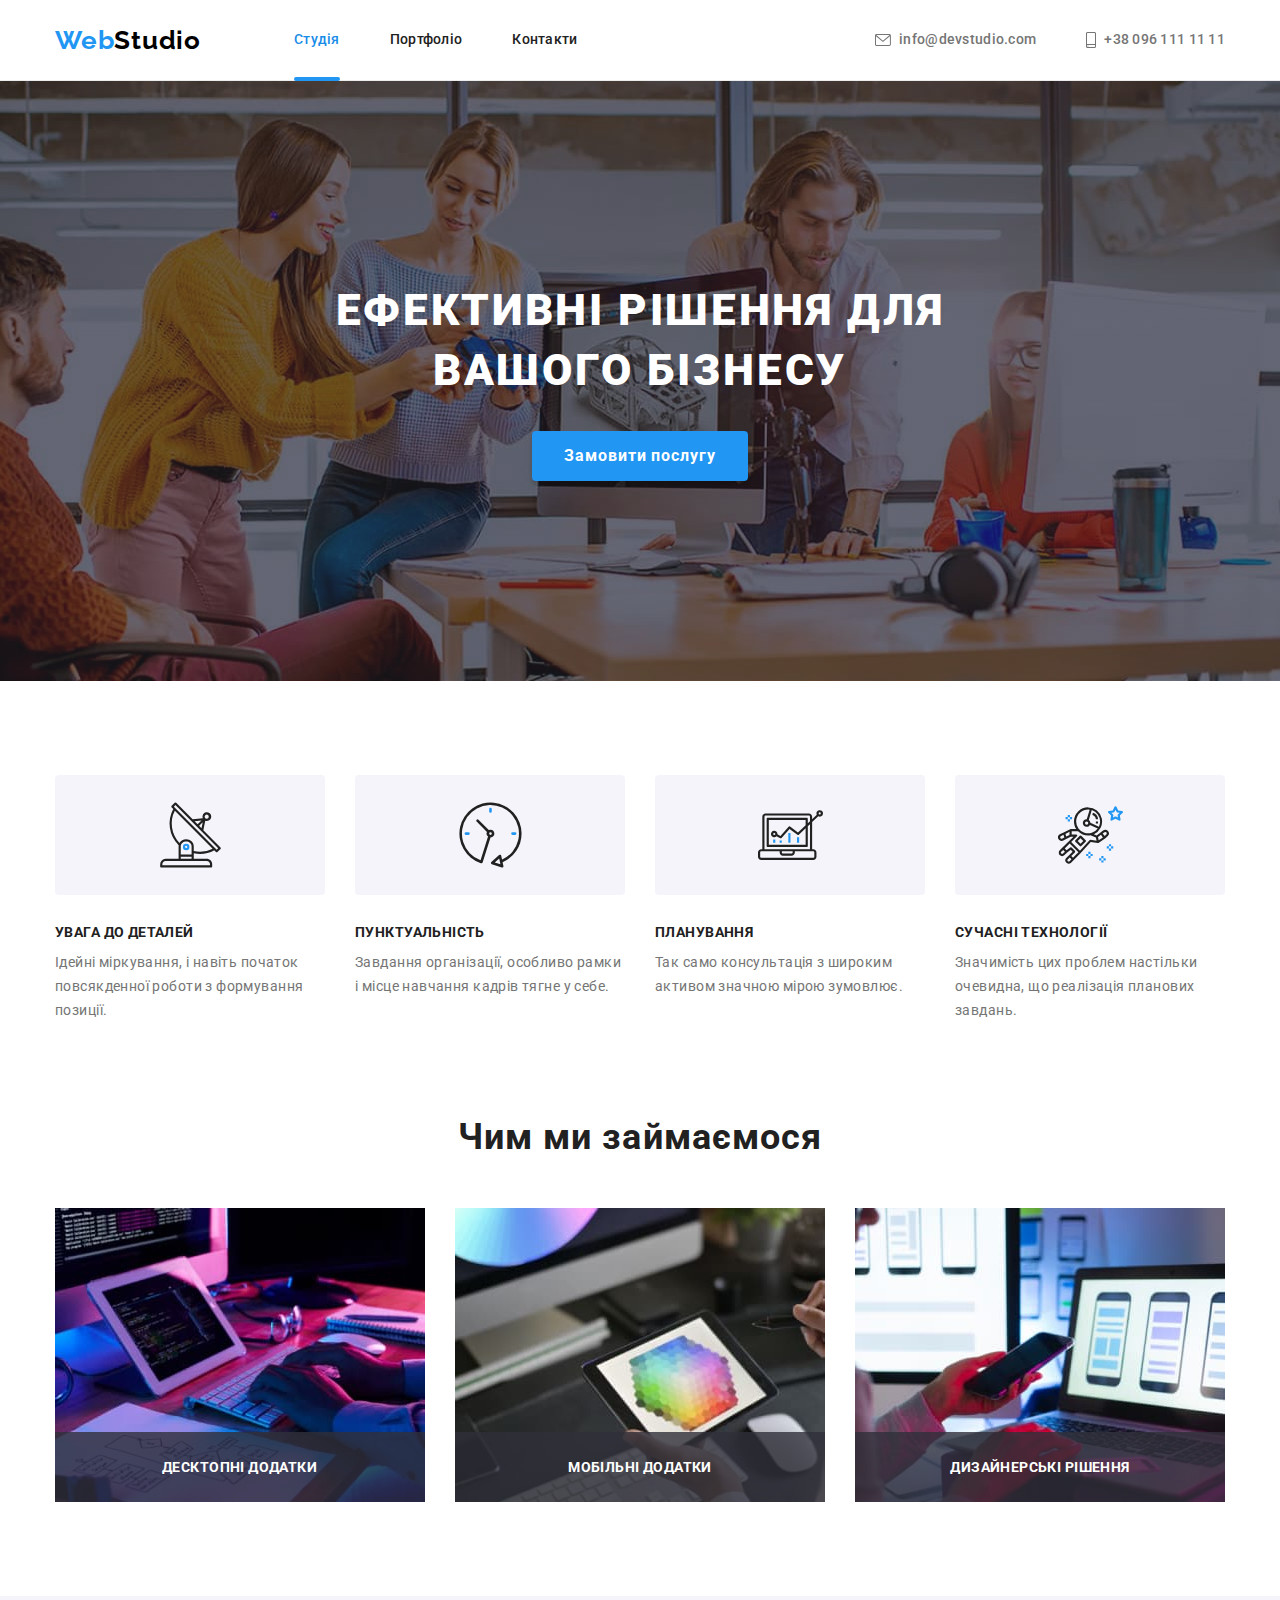
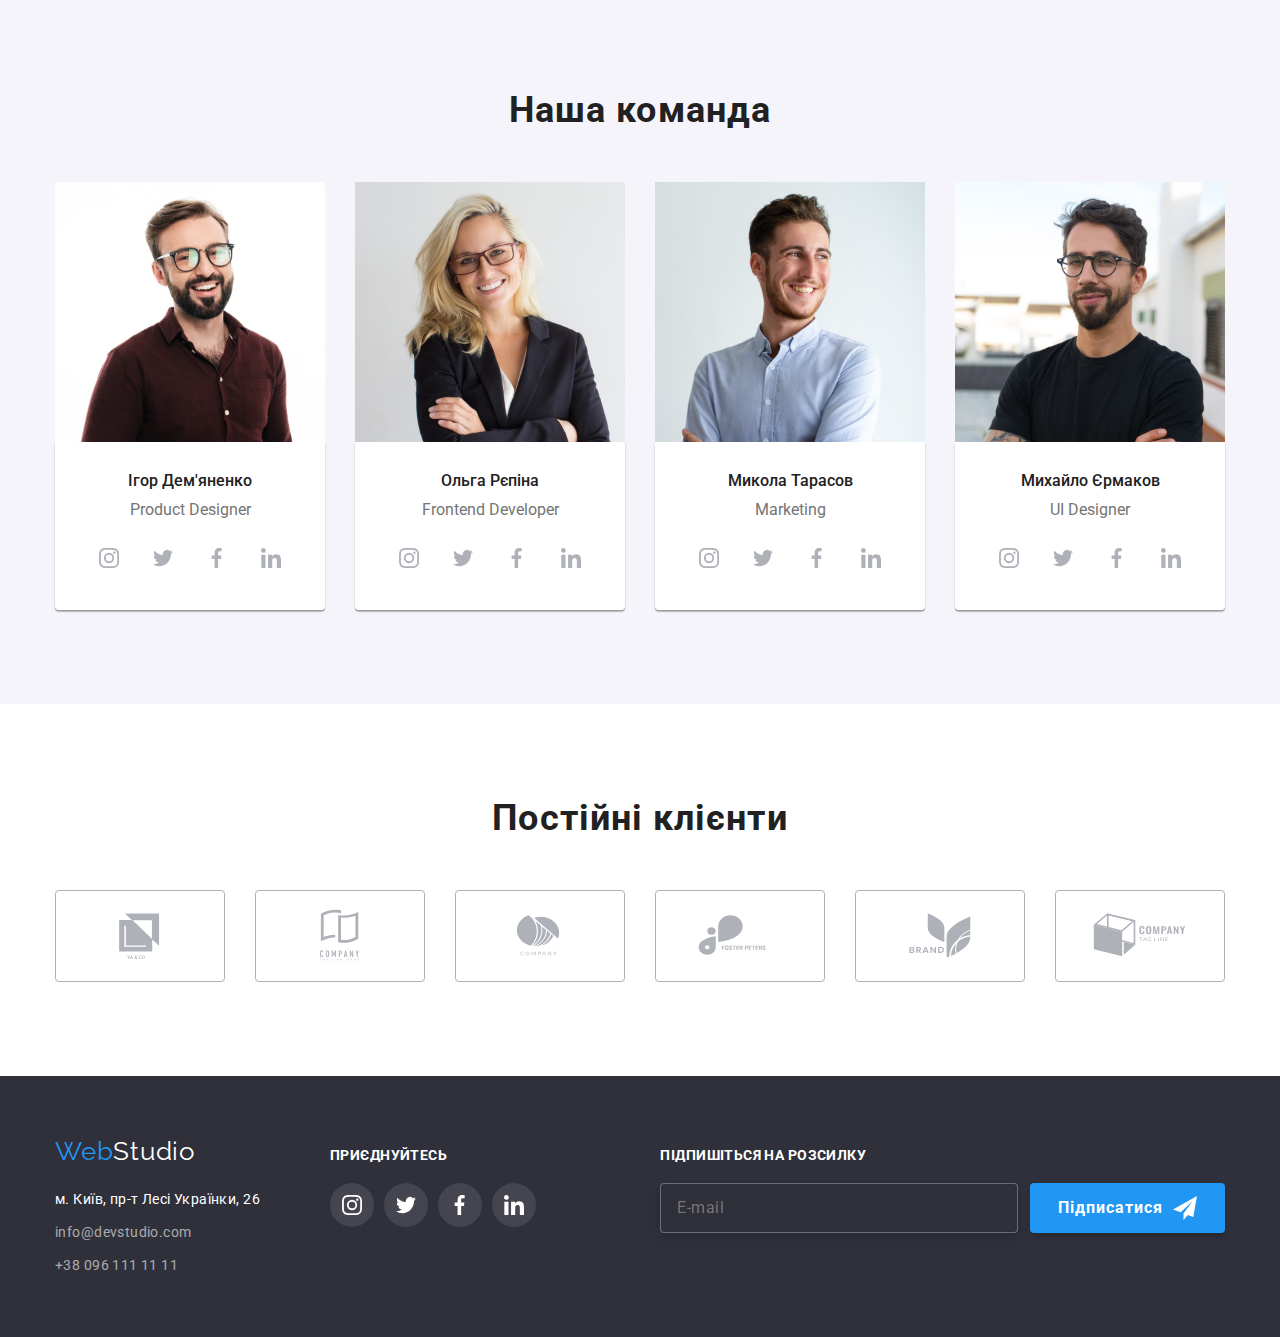
<file: index.html>
<!DOCTYPE html>
<html lang="uk">
  <head>
    <meta charset="UTF-8" />
    <meta
      http-equiv="X-UA-Compatible"
      content="IE=edge"
    />
    <meta
      name="viewport"
      content="width=device-width, initial-scale=1.0"
    />
    <meta
      name="viewport"
      content="width=device-width, initial-scale=1.0"
    />
    <title>WebStudio</title>
    <link
      rel="preconnect"
      href="https://fonts.googleapis.com"
    />
    <link
      rel="preconnect"
      href="https://fonts.gstatic.com"
      crossorigin
    />
    <link
      href="https://fonts.googleapis.com/css2?family=Raleway:wght@700&family=Roboto:wght@400;500;700;900&display=swap"
      rel="stylesheet"
    />
    <link
      rel="stylesheet"
      href="https://cdnjs.cloudflare.com/ajax/libs/modern-normalize/1.1.0/modern-normalize.min.css"
    />
    <link
      rel="stylesheet"
      href="./css/styles.css"
    />
    <link
      rel="stylesheet"
      href="./css/main.min.css"
    />
  </head>
  <body>
    <header class="header">
      <div class="container header__container">
        <nav class="navigation">
          <a class="logo" href=""
            ><span class="logo__first-part"
              >Web</span
            ><span class="logo__header"
              >Studio</span
            ></a
          >
          <ul class="list menu">
            <li class="menu__item">
              <a
                class="menu__link current"
                href="./index.html"
                >Студія</a
              >
            </li>
            <li class="menu__item">
              <a
                class="menu__link"
                href="./portfolio.html"
                >Портфоліо</a
              >
            </li>
            <li class="menu__item">
              <a class="menu__link" href=""
                >Контакти</a
              >
            </li>
          </ul>
        </nav>
        <div class="connect">
          <ul class="connect__list list">
            <li class="connect-text">
              <a
                class="connect__link"
                href="mailto=info@devstudio.com"
              >
                <svg
                  width="16"
                  height="12"
                  class="connect-icon-container"
                >
                  <use
                    class="connect__icon"
                    href="./images/sprite.svg#icon-envelope"
                  ></use></svg
                >info@devstudio.com</a
              >
            </li>
            <li class="connect-text">
              <a
                class="connect__link"
                href="tel=+380961111111"
              >
                <svg
                  width="10"
                  height="16"
                  class="connect-icon-container"
                >
                  <use
                    class="connect__icon"
                    href="./images/sprite.svg#icon-smartphone"
                  ></use></svg
                >+38 096 111 11 11</a
              >
            </li>
          </ul>
        </div>
        <button
          type="button"
          class="open-mob-btn js-open-menu"
          aria-expanded="false"
        >
          <svg
            height="40"
            width="40"
            aria-label="Перемикач мобільного меню"
          >
            <use
              href="./images/sprite.svg#icon-menu-mob"
            ></use>
          </svg>
        </button>
      </div>
      <div
        class="menu__container js-menu-container"
        id="mobile-menu"
      >
        <button
          class="menu__toggle js-close-menu"
        >
          <svg width="40" heigh="40">
            <use
              href="./images/sprite.svg#icon-close-mob"
            ></use>
          </svg>
        </button>

        <ul class="mobile-menu">
          <li class="mobile-menu__item">
            <a
              class="mobile-menu__link current"
              href="./index.html"
              >Студія</a
            >
          </li>
          <li class="mobile-menu__item">
            <a
              class="mobile-menu__link"
              href="./portfolio.html"
              >Портфоліо</a
            >
          </li>
          <li class="mobile-menu__item">
            <a class="mobile-menu__link" href="/"
              >Контакти</a
            >
          </li>
        </ul>

        <ul class="mobile-contacts">
          <li class="item__contacts">
            <a
              class="link__tel"
              href="tel:+380961111111"
            >
              +38 096 111 11 11</a
            >
          </li>
          <li class="item__contacts">
            <a
              class="link__mail"
              href="mailto:info@devstudio.com"
            >
              info@devstudio.com</a
            >
          </li>
        </ul>

        <ul class="mobile-socials">
          <li class="item__socials">
            <a
              class="link__socials"
              href="https://instagram.com"
              target="_blank"
              rel="noopener noreferrer"
            >
              Instagram</a
            >
          </li>
          <li class="item__socials">
            <a
              class="link__socials"
              href="https://twitter.com"
              target="_blank"
              rel="noopener noreferrer"
            >
              Twitter</a
            >
          </li>
          <li class="item__socials">
            <a
              class="link__socials"
              href="https://facebook.com"
              target="_blank"
              rel="noopener noreferrer"
            >
              Facebook</a
            >
          </li>
          <li class="item__socials">
            <a
              class="link__socials"
              href="https://linkedin.com"
              target="_blank"
              rel="noopener noreferrer"
            >
              LinkedIn</a
            >
          </li>
        </ul>
      </div>
    </header>

    <main>
      <section class="hero">
        <h1 class="title">
          Ефективні рішення для <br />
          вашого бізнесу
        </h1>
        <button
          type="button"
          class="hero-button"
          data-modal-open
        >
          Замовити послугу
        </button>
      </section>
      <section class="about">
        <div class="container">
          <h2 class="visually-hidden">
            Наші переваги
          </h2>
          <ul class="about-list list">
            <li class="item-satellite">
              <div class="icon-container">
                <svg
                  class="about-svg"
                  width="65"
                  height="70px"
                >
                  <use
                    href="./images/symbol-defs.svg#iconsatellite-svg"
                  ></use>
                </svg>
              </div>
              <h3 class="features">
                УВАГА ДО ДЕТАЛЕЙ
              </h3>
              <p class="features-text">
                Ідейні міркування, і навіть
                початок повсякденної роботи з
                формування позиції.
              </p>
            </li>
            <li class="item-clock">
              <div class="icon-container">
                <svg
                  class="about-svg"
                  width="65"
                  height="70px"
                >
                  <use
                    href="./images/symbol-defs.svg#iconclock-svg"
                  ></use>
                </svg>
              </div>
              <h3 class="features">
                ПУНКТУАЛЬНІСТЬ
              </h3>
              <p class="features-text">
                Завдання організації, особливо
                рамки і місце навчання кадрів
                тягне у себе.
              </p>
            </li>
            <li class="item-computer">
              <div class="icon-container">
                <svg
                  class="about-svg"
                  width="65"
                  height="70px"
                >
                  <use
                    href="./images/symbol-defs.svg#icondiagram-svg"
                  ></use>
                </svg>
              </div>
              <h3 class="features">ПЛАНУВАННЯ</h3>
              <p class="features-text">
                Так само консультація з широким
                активом значною мірою зумовлює.
              </p>
            </li>
            <li class="item-astronaut">
              <div class="icon-container">
                <svg
                  class="about-svg"
                  width="65"
                  height="70px"
                >
                  <use
                    href="./images/symbol-defs.svg#iconastronaut-svg"
                  ></use>
                </svg>
              </div>
              <h3 class="features">
                СУЧАСНІ ТЕХНОЛОГІЇ
              </h3>
              <p class="features-text">
                Значимість цих проблем настільки
                очевидна, що реалізація планових
                завдань.
              </p>
            </li>
          </ul>
        </div>
      </section>
      <section class="content">
        <div class="container specialty">
          <h2 class="specialty__title">
            Чим ми займаємося
          </h2>
          <div class="work">
            <ul class="list apps">
              <li class="apps-text">
                <a href="#" class="apps__link"
                  ><img
                    srcset="
                      ./images/content-img/img-about-1.jpg        1x,
                      ./images/content-img/img-about-1-2x-jpg.jpg 2x
                    "
                    src="./images/content-img/img-about-1.jpg"
                    alt="допомагаємо скластки робочій графік"
                    width="370"
                  />
                  <h3 class="apps__thum-text">
                    Десктопні додатки
                  </h3></a
                >
              </li>
              <li class="apps-text">
                <a href="#" class="apps__link"
                  ><img
                    srcset="
                      ./images/content-img/img-about-2.jpg        1x,
                      ./images/content-img/img-about-2-2x-jpg.jpg 2x
                    "
                    src="./images/content-img/img-about-2.jpg"
                    alt="навчаємо на високому рівні"
                    width="370"
                  />
                  <h3 class="apps__mobile-text">
                    Мобільні додатки
                  </h3></a
                >
              </li>

              <li class="apps-text">
                <a href="#" class="apps__link">
                  <img
                    srcset="
                      ./images/content-img/img-abour-3.jpg        1x,
                      ./images/content-img/img-abour-3-2x-jpg.jpg 2x
                    "
                    src="./images/content-img/img-abour-3.jpg"
                    alt="здійснюєм ваші мрії"
                    width="370"
                  />
                  <h3 class="apps__designe-text">
                    Дизайнерські рішення
                  </h3></a
                >
              </li>
            </ul>
          </div>
        </div>
      </section>
      <section class="slider">
        <div class="container">
          <h2 class="slider-heading">
            Наша команда
          </h2>
          <ul class="list slider-list">
            <li class="slider-text">
              <picture>
                <source
                  srcset="
                    ./images/slider/img-igor-jpg.jpg    1x,
                    ./images/slider/img-igor-2x-jpg.jpg 2x
                  "
                  media="(min-width: 1200px)"
                />
                <source
                  srcset="
                    ./images/slider/img-igor-tablet-jpg.jpg    1x,
                    ./images/slider/img-igor-tablet-2x-jpg.jpg 2x
                  "
                  media="(min-width: 768px)"
                />
                <source
                  srcset="
                    ./images/slider/img-igor-mobile-jpg.jpg    1x,
                    ./images/slider/img-igor-mobile-2x-jpg.jpg 2x
                  "
                  media="(max-width: 767px)"
                />
                <img class="slider-img"
                src="./images/slider/img-igor-jpg.jpg
                alt="Дизайнер" width="270" />
              </picture>
              <div class="primary-slider-text">
                <h3 class="slider-title">
                  Ігор Дем'яненко
                </h3>
                <p class="slider-text">
                  Product Designer
                </p>
                <ul class="list slider-list-icon">
                  <li class="slider-text-icon">
                    <a
                      class="soc-icons-link"
                      href="#"
                    >
                      <svg width="20" height="20">
                        <use
                          class="slider-icon-bg"
                          href="./images/symbol-defs.svg#iconinstagram-svg"
                        ></use>
                      </svg>
                    </a>
                  </li>
                  <li class="slider-text-icon">
                    <a
                      class="soc-icons-link"
                      href="#"
                    >
                      <svg width="20" height="20">
                        <use
                          class="slider-icon-bg"
                          href="./images/symbol-defs.svg#icontwitter-svg"
                        ></use>
                      </svg>
                    </a>
                  </li>
                  <li class="slider-text-icon">
                    <a
                      class="soc-icons-link"
                      href="#"
                    >
                      <svg width="20" height="20">
                        <use
                          class="slider-icon-bg"
                          href="./images/symbol-defs.svg#iconfacebook-svg"
                        ></use>
                      </svg>
                    </a>
                  </li>
                  <li class="slider-text-icon">
                    <a
                      class="soc-icons-link"
                      href="#"
                    >
                      <svg width="20" height="20">
                        <use
                          class="slider-icon-bg"
                          href="./images/symbol-defs.svg#iconlinkedin-svg"
                        ></use>
                      </svg>
                    </a>
                  </li>
                </ul>
              </div>
            </li>
            <li class="slider-text">
              <picture>
                <source
                  srcset="
                    ./images/slider/img-olga-jpg.jpg    1x,
                    ./images/slider/img-olga-2x-jpg.jpg 2x
                  "
                  media="(min-width: 1200px)"
                />
                <source
                  srcset="
                    ./images/slider/img-olga-tablet-jpg.jpg    1x,
                    ./images/slider/img-olga-tablet-2x-jpg.jpg 2x
                  "
                  media="(min-width: 768px)"
                />
                <source
                  srcset="
                    ./images/slider/img-olga-mobile-jpg.jpg    1x,
                    ./images/slider/img-olga-mobile-2x-jpg.jpg 2x
                  "
                  media="(max-width: 767px)"
                />
                <img class="slider-img"
                src="./images/slider/img-olga-jpg.jpg
                alt="Фото Ігоря Демяненка"
                width="270" />
              </picture>
              <div class="primary-slider-text">
                <h3 class="slider-title">
                  Ольга Рєпіна
                </h3>
                <p class="slider-text">
                  Frontend Developer
                </p>
                <ul class="list slider-list-icon">
                  <li class="slider-text-icon">
                    <a
                      class="soc-icons-link"
                      href="#"
                    >
                      <svg width="20" height="20">
                        <use
                          class="slider-icon-bg"
                          href="./images/symbol-defs.svg#iconinstagram-svg"
                        ></use>
                      </svg>
                    </a>
                  </li>
                  <li class="slider-text-icon">
                    <a
                      class="soc-icons-link"
                      href="#"
                    >
                      <svg width="20" height="20">
                        <use
                          class="slider-icon-bg"
                          href="./images/symbol-defs.svg#icontwitter-svg"
                        ></use>
                      </svg>
                    </a>
                  </li>
                  <li class="slider-text-icon">
                    <a
                      class="soc-icons-link"
                      href="#"
                    >
                      <svg width="20" height="20">
                        <use
                          class="slider-icon-bg"
                          href="./images/symbol-defs.svg#iconfacebook-svg"
                        ></use>
                      </svg>
                    </a>
                  </li>
                  <li class="slider-text-icon">
                    <a
                      class="soc-icons-link"
                      href="#"
                    >
                      <svg width="20" height="20">
                        <use
                          class="slider-icon-bg"
                          href="./images/symbol-defs.svg#iconlinkedin-svg"
                        ></use>
                      </svg>
                    </a>
                  </li>
                </ul>
              </div>
            </li>
            <li class="slider-text">
              <picture>
                <source
                  srcset="
                    ./images/slider/img-mukola-jpg.jpg     1x,
                    ./images/slider/img-mukolaj-2x-jpg.jpg 2x
                  "
                  media="(min-width: 1200px)"
                />
                <source
                  srcset="
                    ./images/slider/img-mukola-tablet-jpg.jpg    1x,
                    ./images/slider/img-mukola-tablet-2x-jpg.jpg 2x
                  "
                  media="(min-width: 768px)"
                />
                <source
                  srcset="
                    ./images/slider/img-mukola-mobile-jpg.jpg    1x,
                    ./images/slider/img-mukola-mobile-2x-jpg.jpg 2x
                  "
                  media="(max-width: 767px)"
                />
                <img class="slider-img"
                src="./images/slider/img-mukola-jpg.jpg
                alt="Фото Ольги Репіной"
                width="270" />
              </picture>
              <div class="primary-slider-text">
                <h3 class="slider-title">
                  Микола Тарасов
                </h3>
                <p class="slider-text">
                  Marketing
                </p>
                <ul class="list slider-list-icon">
                  <li class="slider-text-icon">
                    <a
                      class="soc-icons-link"
                      href="#"
                    >
                      <svg width="20" height="20">
                        <use
                          class="slider-icon-bg"
                          href="./images/symbol-defs.svg#iconinstagram-svg"
                        ></use>
                      </svg>
                    </a>
                  </li>
                  <li class="slider-text-icon">
                    <a
                      class="soc-icons-link"
                      href="#"
                    >
                      <svg width="20" height="20">
                        <use
                          class="slider-icon-bg"
                          href="./images/symbol-defs.svg#icontwitter-svg"
                        ></use>
                      </svg>
                    </a>
                  </li>
                  <li class="slider-text-icon">
                    <a
                      class="soc-icons-link"
                      href="#"
                    >
                      <svg width="20" height="20">
                        <use
                          class="slider-icon-bg"
                          href="./images/symbol-defs.svg#iconfacebook-svg"
                        ></use>
                      </svg>
                    </a>
                  </li>
                  <li class="slider-text-icon">
                    <a
                      class="soc-icons-link"
                      href="#"
                    >
                      <svg width="20" height="20">
                        <use
                          class="slider-icon-bg"
                          href="./images/symbol-defs.svg#iconlinkedin-svg"
                        ></use>
                      </svg>
                    </a>
                  </li>
                </ul>
              </div>
            </li>
            <li class="slider-text">
              <picture>
                <source
                  srcset="
                    ./images/slider/img-mykhailo-jpg.jpg    1x,
                    ./images/slider/img-mykhailo-2x-jpg.jpg 2x
                  "
                  media="(min-width: 1200px)"
                />
                <source
                  srcset="
                    ./images/slider/img-mykhailo-tablet-jpg.jpg    1x,
                    ./images/slider/img-mykhailo-tablet-2x-jpg.jpg 2x
                  "
                  media="(min-width: 768px)"
                />
                <source
                  srcset="
                    ./images/slider/img-mykhailo-mobile-jpg.jpg    1x,
                    ./images/slider/img-mykhailo-mobile-2x-jpg.jpg 2x
                  "
                  media="(max-width: 767px)"
                />
                <img class="slider-img"
                src="./images/slider/img-mykhailo-jpg.jpg
                alt="Фото Миколи Тарасовича"
                width="270" />
              </picture>
              <div class="primary-slider-text">
                <h3 class="slider-title">
                  Михайло Єрмаков
                </h3>
                <p class="slider-text">
                  UI Designer
                </p>
                <ul class="list slider-list-icon">
                  <li class="slider-text-icon">
                    <a
                      class="soc-icons-link"
                      href="#"
                    >
                      <svg width="20" height="20">
                        <use
                          class="slider-icon-bg"
                          href="./images/symbol-defs.svg#iconinstagram-svg"
                        ></use>
                      </svg>
                    </a>
                  </li>
                  <li class="slider-text-icon">
                    <a
                      class="soc-icons-link"
                      href="#"
                    >
                      <svg width="20" height="20">
                        <use
                          class="slider-icon-bg"
                          href="./images/symbol-defs.svg#icontwitter-svg"
                        ></use>
                      </svg>
                    </a>
                  </li>
                  <li class="slider-text-icon">
                    <a
                      class="soc-icons-link"
                      href="#"
                    >
                      <svg width="20" height="20">
                        <use
                          class="slider-icon-bg"
                          href="./images/symbol-defs.svg#iconfacebook-svg"
                        ></use>
                      </svg>
                    </a>
                  </li>
                  <li class="slider-text-icon">
                    <a
                      class="soc-icons-link"
                      href="#"
                    >
                      <svg width="20" height="20">
                        <use
                          class="slider-icon-bg"
                          href="./images/symbol-defs.svg#iconlinkedin-svg"
                        ></use>
                      </svg>
                    </a>
                  </li>
                </ul>
              </div>
            </li>
          </ul>
        </div>
      </section>
      <section class="customers">
        <div class="container">
          <h2 class="customers__title">
            Постійні клієнти
          </h2>
          <ul class="list company">
            <li class="item">
              <a class="company__link" href="#">
                <svg
                  class="company__icon-containers"
                  width="106"
                  height="60"
                >
                  <use
                    class="company__icon"
                    href="./images/symbol-logo-svg.svg#iconlogo-ya-svg"
                  ></use>
                </svg>
              </a>
            </li>
            <li class="item">
              <a class="company__link" href="#">
                <svg
                  class="company__icon-containers"
                  width="106"
                  height="60"
                >
                  <use
                    class="company__icon"
                    href="./images/symbol-logo-svg.svg#iconlogo-tagline-svg"
                  ></use>
                </svg>
              </a>
            </li>
            <li class="item">
              <a class="company__link" href="#">
                <svg
                  class="company__icon-containers"
                  width="106"
                  height="60"
                >
                  <use
                    class="company__icon"
                    href="./images/symbol-logo-svg.svg#iconlogo-company-svg"
                  ></use>
                </svg>
              </a>
            </li>
            <li class="item">
              <a class="company__link" href="#">
                <svg
                  class="company__icon-containers"
                  width="106"
                  height="60"
                >
                  <use
                    class="company__icon"
                    href="./images/symbol-logo-svg.svg#iconlogo-foster-svg"
                  ></use>
                </svg>
              </a>
            </li>
            <li class="item">
              <a class="company__link" href="#">
                <svg
                  class="company__icon-containers"
                  width="106"
                  height="60"
                >
                  <use
                    class="company__icon"
                    href="./images/symbol-logo-svg.svg#iconlogo-brand-svg"
                  ></use>
                </svg>
              </a>
            </li>
            <li class="item">
              <a class="company__link" href="#">
                <svg
                  class="company__icon-containers"
                  width="106"
                  height="60"
                >
                  <use
                    class="company__icon"
                    href="./images/symbol-logo-svg.svg#iconlogo-tag-svg"
                  ></use>
                </svg>
              </a>
            </li>
          </ul>
        </div>
      </section>
      <footer class="footer">
        <div class="container-footer container">
          <div class="contact-footer">
            <a
              class="logo-footer"
              href="./index.html"
              ><span lang="en" class="logospan"
                >Web</span
              >Studio</a
            >
            <address class="footer-address">
              <p class="footer-text">
                м. Київ, пр-т Лесі Українки, 26
              </p>
              <ul class="address-list list">
                <li class="footer-item">
                  <a
                    class="footert-text-link link"
                    href="mailto:info@devstudio.com"
                  >
                    info@devstudio.com</a
                  >
                </li>
                <li class="footer-item">
                  <a
                    class="footert-text-link"
                    href="tel:+380961111111"
                    >+38 096 111 11 11</a
                  >
                </li>
              </ul>
            </address>
          </div>

          <div class="social-footer">
            <p class="social-footer-text">
              Приєднуйтесь
            </p>
            <ul class="socials-footer-list list">
              <li class="social-footer-item">
                <a
                  class="socials-footer-link link"
                  href="#"
                  target="_blank"
                  rel="noopener noreferrer"
                  aria-label="Instagram"
                >
                  <svg
                    class="socials-footer-icon"
                    width="20"
                    height="20"
                  >
                    <use
                      href="./images/symbol-defs.svg#iconinstagram-svg"
                    ></use>
                  </svg>
                </a>
              </li>
              <li class="social-item">
                <a
                  class="socials-footer-link link"
                  href="#"
                  target="_blank"
                  rel="noopener noreferrer"
                  aria-label="Twitter"
                >
                  <svg
                    class="socials-footer-icon"
                    width="20"
                    height="20"
                  >
                    <use
                      href="./images/symbol-defs.svg#icontwitter-svg"
                    ></use>
                  </svg>
                </a>
              </li>
              <li class="social-item">
                <a
                  class="socials-footer-link link"
                  href=""
                  target="_blank"
                  rel="noopener noreferrer"
                  aria-label="Facebook"
                >
                  <svg
                    class="socials-footer-icon"
                    width="20"
                    height="20"
                  >
                    <use
                      href="./images/symbol-defs.svg#iconfacebook-svg"
                    ></use>
                  </svg>
                </a>
              </li>
              <li class="social-item">
                <a
                  class="socials-footer-link link"
                  href="https://linkedin.com"
                  target="_blank"
                  rel="noopener noreferrer"
                  aria-label="Linkedin"
                >
                  <svg
                    class="socials-footer-icon"
                    width="20"
                    height="20"
                  >
                    <use
                      href="./images/symbol-defs.svg#iconlinkedin-svg"
                    ></use>
                  </svg>
                </a>
              </li>
            </ul>
          </div>

          <div class="social-form">
            <strong class="social-form-text"
              >Підпишіться на розсилку</strong
            >
            <form
              class="subs-form"
              name="subs-form"
            >
              <label class="subs-form-field">
                <input
                  class="subs-form-input"
                  type="email"
                  name="user-email"
                  placeholder="E-mail"
                  required
                />
              </label>

              <button
                class="subs-btn"
                type="submit"
              >
                Підписатися
                <svg
                  class="subs-btn-icon"
                  width="24"
                  height="24"
                >
                  <use
                    href="./images/symbol-defs.svg#icon-send"
                  ></use>
                </svg>
              </button>
            </form>
          </div>
        </div>
      </footer>
    </main>
    <div class="backdrop is-hidden" data-modal>
      <div class="modal">
        <button
          type="button"
          class="button-modal"
          data-modal-close
        >
          <svg
            class="modal-svg"
            width="18"
            height="18"
          >
            <use
              class="modal-icon"
              href="./images/sprite.svg#iconclose-black-svg"
            ></use>
          </svg>
        </button>
        <b class="form-title"
          >Залиште свої дані, ми вам
          передзвонимо</b
        >
        <form class="modal-form">
          <ul class="form-list list">
            <li class="modal-list-text">
              <label
                class="form-label"
                for="name"
              >
                Ім'я</label
              >
              <div class="form-wrap">
                <input
                  class="form-input"
                  type="text"
                  name="name"
                  required
                  id="name"
                />
                <svg
                  class="modal-svg-input"
                  width="18"
                  height="18"
                >
                  <use
                    class="modal-icon"
                    href="./images/symbol-defs.svg#iconperson-black-svg"
                  ></use>
                </svg>
              </div>
            </li>
            <li class="modal-list-text">
              <label class="form-label" for="tel">
                Телефон</label
              >
              <div class="form-wrap">
                <input
                  class="form-input"
                  type="tel"
                  name="tel"
                  required
                  id="tel"
                />
                <svg
                  class="modal-svg-input"
                  width="18"
                  height="18"
                >
                  <use
                    class="modal-icon"
                    href="./images/symbol-defs.svg#iconphone-black-svg"
                  ></use>
                </svg>
              </div>
            </li>
            <li class="modal-list-text">
              <label
                class="form-label"
                for="mail"
              >
                Пошта</label
              >
              <div class="form-wrap">
                <input
                  class="form-input"
                  type="email"
                  name="mail"
                  required
                  id="mail"
                />
                <svg
                  class="modal-svg-input"
                  width="18"
                  height="18"
                >
                  <use
                    href="./images/symbol-defs.svg#iconemail-black-svg"
                  ></use>
                </svg>
              </div>
            </li>
          </ul>

          <label class="form-label" for="comment"
            >Коментар</label
          >
          <textarea
            class="form-textarea"
            name="comment"
            id="comment"
            rows="10"
            placeholder="Введіть текст"
          ></textarea>
          <div class="form-checkbox">
            <input
              class="checkbox-input visually-hidden"
              type="checkbox"
              name="checkbox"
              required
              id="checkbox"
              value="true"
            />
            <label
              for="checkbox"
              class="check-text"
            >
              <span>
                <svg
                  class="check-icon"
                  height="15"
                  width="16"
                >
                  <use
                    href="./images/symbol-defs.svg#icon-check-icon"
                  ></use>
                </svg>
              </span>
              Погоджуюся з розсилкою та приймаю
              <a href="#" class="form-link"
                >Умови договору</a
              >
            </label>
          </div>
          <button
            type="submit"
            class="form-button"
          >
            Відправити
          </button>
        </form>
      </div>
    </div>
    <script src="./modal.js"></script>
    <script src="./menu.js"></script>
  </body>
</html>
</file>
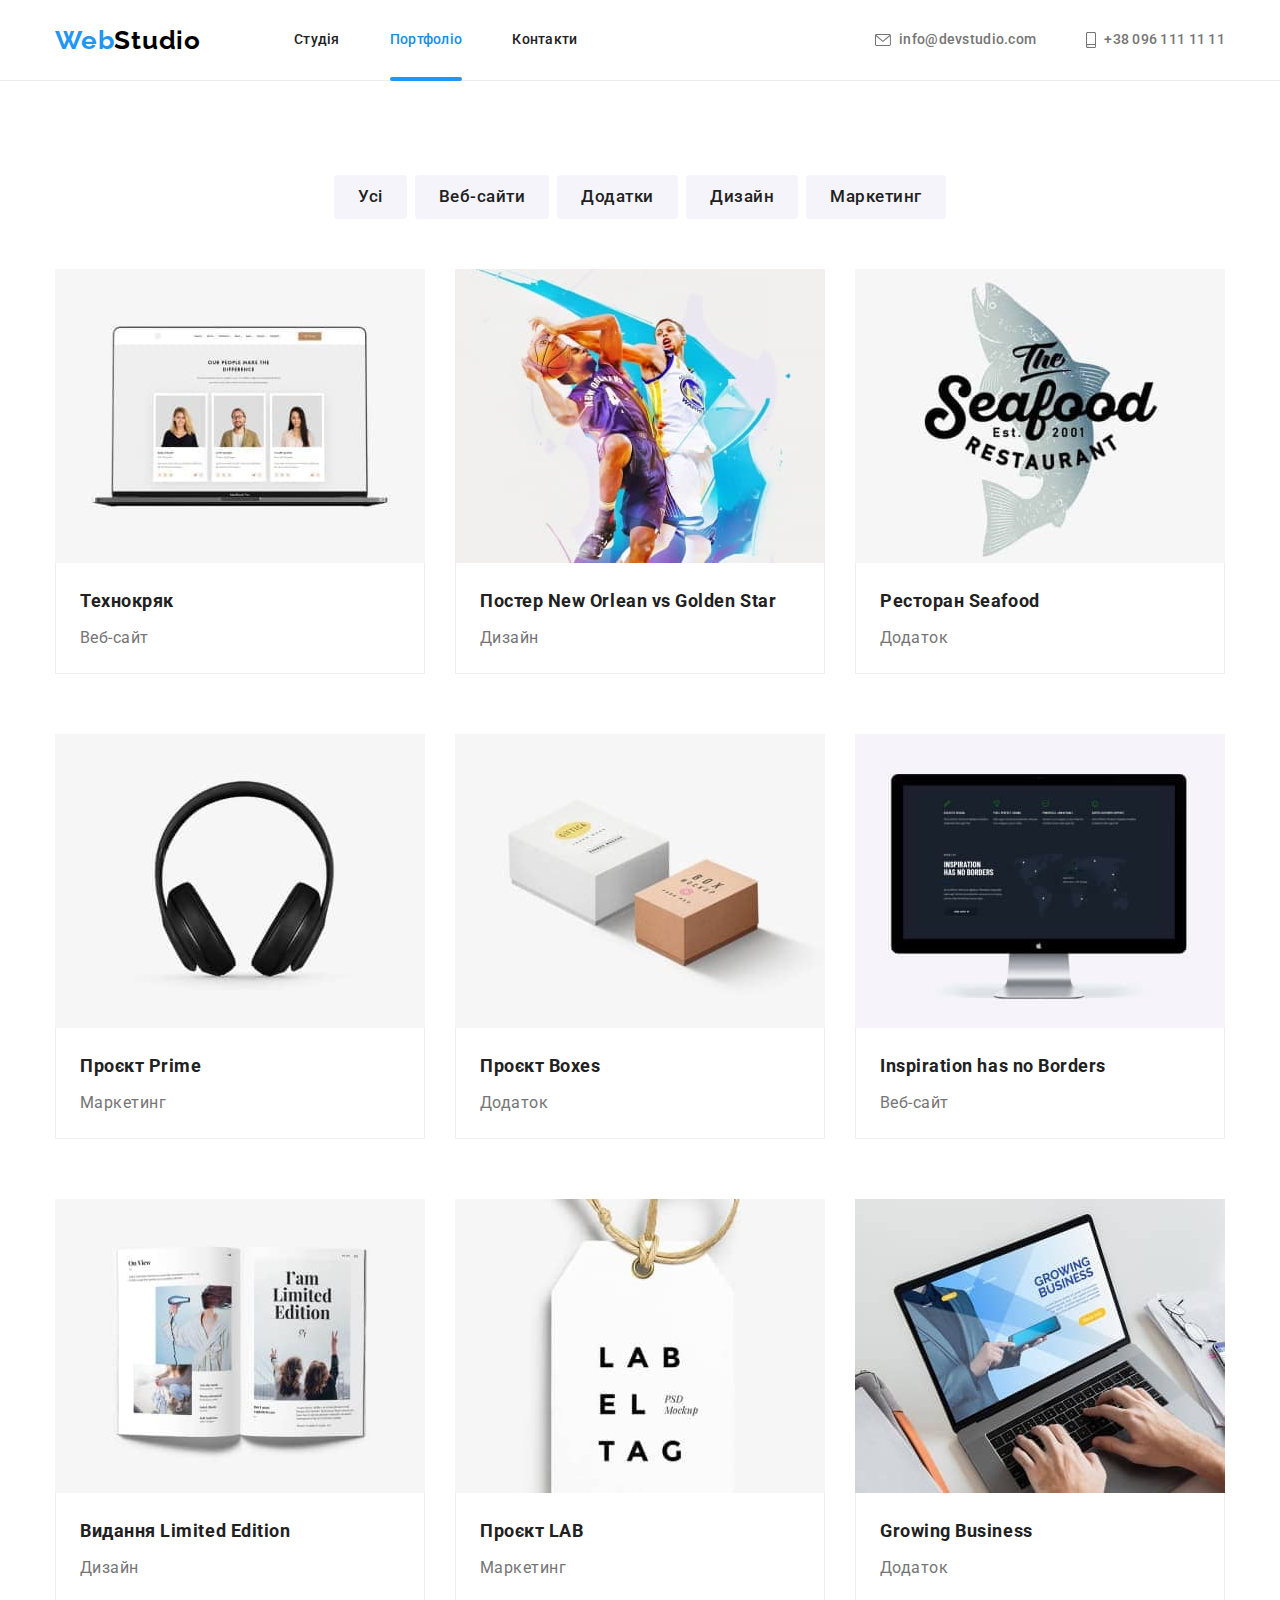
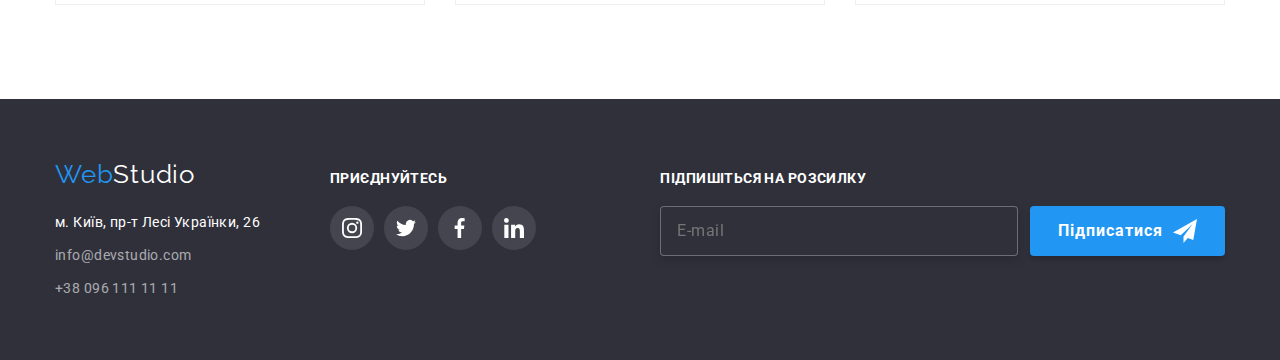
<file: portfolio.html>
<!DOCTYPE html>
<html lang="uk">
  <head>
    <meta charset="UTF-8" />
    <meta
      http-equiv="X-UA-Compatible"
      content="IE=edge"
    />
    <meta
      name="viewport"
      content="width=device-width, initial-scale=1.0"
    />
    <title>WebStudio</title>
    <link
      rel="preconnect"
      href="https://fonts.googleapis.com"
    />
    <link
      rel="preconnect"
      href="https://fonts.gstatic.com"
      crossorigin
    />
    <link
      href="https://fonts.googleapis.com/css2?family=Raleway:wght@700&family=Roboto:wght@400;500;700;900&display=swap"
      rel="stylesheet"
    />
    <link
      rel="stylesheet"
      href="https://cdnjs.cloudflare.com/ajax/libs/modern-normalize/1.1.0/modern-normalize.min.css"
    />
    <link
      rel="stylesheet"
      href="./css/styles.css"
    />
    <link
      rel="stylesheet"
      href="./css/portfolio.min.css"
    />
  </head>

  <body>
    <header class="header">
      <div class="container header__container">
        <nav class="navigation">
          <a class="logo" href=""
            ><span class="logo__first-part"
              >Web</span
            ><span class="logo__header"
              >Studio</span
            ></a
          >
          <ul class="list menu">
            <li class="menu__item">
              <a
                class="menu__link"
                href="./index.html"
                >Студія</a
              >
            </li>
            <li class="menu__item">
              <a
                class="menu__link current"
                href="./portfolio.html"
                >Портфоліо</a
              >
            </li>
            <li class="menu__item">
              <a class="menu__link" href=""
                >Контакти</a
              >
            </li>
          </ul>
        </nav>
        <div class="connect">
          <ul class="connect__list list">
            <li class="connect-text">
              <a
                class="connect__link"
                href="mailto=info@devstudio.com"
              >
                <svg
                  width="16"
                  height="12"
                  class="connect-icon-container"
                >
                  <use
                    class="connect__icon"
                    href="./images/sprite.svg#icon-envelope"
                  ></use></svg
                >info@devstudio.com</a
              >
            </li>
            <li class="connect-text">
              <a
                class="connect__link"
                href="tel=+380961111111"
              >
                <svg
                  width="10"
                  height="16"
                  class="connect-icon-container"
                >
                  <use
                    class="connect__icon"
                    href="./images/sprite.svg#icon-smartphone"
                  ></use></svg
                >+38 096 111 11 11</a
              >
            </li>
          </ul>
        </div>
        <button
          type="button"
          class="open-mob-btn js-open-menu"
          aria-expanded="false"
        >
          <svg
            height="40"
            width="40"
            aria-label="Перемикач мобільного меню"
          >
            <use
              href="./images/sprite.svg#icon-menu-mob"
            ></use>
          </svg>
        </button>
      </div>
      <div
        class="menu__container js-menu-container"
        id="mobile-menu"
      >
        <button
          class="menu__toggle js-close-menu"
        >
          <svg width="40" heigh="40">
            <use
              href="./images/sprite.svg#icon-close-mob"
            ></use>
          </svg>
        </button>

        <ul class="mobile-menu">
          <li class="mobile-menu__item">
            <a
              class="mobile-menu__link"
              href="./index.html"
              >Студія</a
            >
          </li>
          <li class="mobile-menu__item">
            <a
              class="mobile-menu__link current"
              href="./portfolio.html"
              >Портфоліо</a
            >
          </li>
          <li class="mobile-menu__item">
            <a class="mobile-menu__link" href="/"
              >Контакти</a
            >
          </li>
        </ul>

        <ul class="mobile-contacts">
          <li class="item__contacts">
            <a
              class="link__tel"
              href="tel:+380961111111"
            >
              +38 096 111 11 11</a
            >
          </li>
          <li class="item__contacts">
            <a
              class="link__mail"
              href="mailto:info@devstudio.com"
            >
              info@devstudio.com</a
            >
          </li>
        </ul>

        <ul class="mobile-socials">
          <li class="item__socials">
            <a
              class="link__socials"
              href="https://instagram.com"
              target="_blank"
              rel="noopener noreferrer"
            >
              Instagram</a
            >
          </li>
          <li class="item__socials">
            <a
              class="link__socials"
              href="https://twitter.com"
              target="_blank"
              rel="noopener noreferrer"
            >
              Twitter</a
            >
          </li>
          <li class="item__socials">
            <a
              class="link__socials"
              href="https://facebook.com"
              target="_blank"
              rel="noopener noreferrer"
            >
              Facebook</a
            >
          </li>
          <li class="item__socials">
            <a
              class="link__socials"
              href="https://linkedin.com"
              target="_blank"
              rel="noopener noreferrer"
            >
              LinkedIn</a
            >
          </li>
        </ul>
      </div>
    </header>
    <main>
      <section class="cart">
        <div class="container">
          <h1 class="visually-hidden">
            Портофоліо
          </h1>
          <ul class="list cart-list">
            <li>
              <button class="btn" type="button">
                Усі
              </button>
            </li>
            <li>
              <button class="btn" type="button">
                Веб-сайти
              </button>
            </li>
            <li>
              <button class="btn" type="button">
                Додатки
              </button>
            </li>
            <li>
              <button class="btn" type="button">
                Дизайн
              </button>
            </li>
            <li>
              <button class="btn" type="button">
                Маркетинг
              </button>
            </li>
          </ul>
          <ul class="list secondary-list">
            <li class="item project-item">
              <a
                class="cart-container-link"
                href="#"
              >
                <div class="project-thumb">
                  <picture>
                    <source
                      srcset="
                        ./images/portfolio-img/img-portfolio-1-jpg.jpg 1x,
                        ./images/portfolio-img/img-portfolio-1-2x.jpg  2x
                      "
                      media="(min-width: 1200px)"
                    />
                    <source
                      srcset="
                        ./images/portfolio-img/img-portfolip-1-tab.jpg    1x,
                        ./images/portfolio-img/img-portfolip-1-tab-2x.jpg 2x
                      "
                      media="(min-width: 768px)"
                    />
                    <source
                      srcset="
                        ./images/portfolio-img/img-portfolip-1-mob.jpg    1x,
                        ./images/portfolio-img/img-portfolip-1-mob-2x.jpg 2x
                      "
                      media="(max-width: 767px)"
                    />
                    <img
                      class="cart-img"
                      src="./images/portfolio-img/img-portfolio-1-jpg.jpg"
                      alt="Маркетинг"
                      width="370"
                    />
                  </picture>
                  <p class="product-text">
                    Ресурс пропонує комплексні
                    пропозиції з різним рівнем
                    функціоналу та сервісів. Все
                    це дозволить відвідувачу
                    отримати вичерпні відомості
                    про компанію чи приватну
                    особу.
                  </p>
                </div>
                <div class="cart-container">
                  <h2 class="cart-title">
                    Технокряк
                  </h2>
                  <p class="cart-text">
                    Веб-сайт
                  </p>
                </div>
              </a>
            </li>
            <li class="item project-item">
              <a
                class="cart-container-link"
                href="#"
              >
                <div class="project-thumb">
                  <picture>
                    <source
                      srcset="
                        ./images/portfolio-img/img-portfolio-2-jpg.jpg 1x,
                        ./images/portfolio-img/img-portfolio-2-2x.jpg  2x
                      "
                      media="(min-width: 1200px)"
                    />
                    <source
                      srcset="
                        ./images/portfolio-img/img-portfolip-2-tab.jpg    1x,
                        ./images/portfolio-img/img-portfolip-2-tab-2x.jpg 2x
                      "
                      media="(min-width: 768px)"
                    />
                    <source
                      srcset="
                        ./images/portfolio-img/img-portfolip-2-mob.jpg    1x,
                        ./images/portfolio-img/img-portfolip-2-mob-2x.jpg 2x
                      "
                      media="(max-width: 767px)"
                    />
                    <img
                      class="cart-img"
                      src="./images/portfolio-img/img-portfolio-2-jpg.jpg"
                      alt="Маркетинг"
                      width="370"
                    />
                  </picture>
                  <p class="product-text">
                    Ресурс пропонує комплексні
                    пропозиції з різним рівнем
                    функціоналу та сервісів. Все
                    це дозволить відвідувачу
                    отримати вичерпні відомості
                    про компанію чи приватну
                    особу.
                  </p>
                </div>
                <div class="cart-container">
                  <h2 class="cart-title">
                    Постер New Orlean vs Golden
                    Star
                  </h2>
                  <p class="cart-text">Дизайн</p>
                </div>
              </a>
            </li>
            <li class="item project-item">
              <a
                class="cart-container-link"
                href="#"
              >
                <div class="project-thumb">
                  <picture>
                    <source
                      srcset="
                        ./images/portfolio-img/img-portfolio-3-jpg.jpg 1x,
                        ./images/portfolio-img/img-portfolio-3-2x.jpg  2x
                      "
                      media="(min-width: 1200px)"
                    />
                    <source
                      srcset="
                        ./images/portfolio-img/img-portfolip-3-tab.jpg    1x,
                        ./images/portfolio-img/img-portfolip-3-tab-2x.jpg 2x
                      "
                      media="(min-width: 768px)"
                    />
                    <source
                      srcset="
                        ./images/portfolio-img/img-portfolip-3-mob.jpg    1x,
                        ./images/portfolio-img/img-portfolip-3-mob-2x.jpg 2x
                      "
                      media="(max-width: 767px)"
                    />
                    <img
                      class="cart-img"
                      src="./images/portfolio-img/img-portfolio-3-jpg.jpg"
                      alt="Маркетинг"
                      width="370"
                    />
                  </picture>
                  <p class="product-text">
                    Ресурс пропонує комплексні
                    пропозиції з різним рівнем
                    функціоналу та сервісів. Все
                    це дозволить відвідувачу
                    отримати вичерпні відомості
                    про компанію чи приватну
                    особу.
                  </p>
                </div>
                <div class="cart-container">
                  <h2 class="cart-title">
                    Ресторан Seafood
                  </h2>
                  <p class="cart-text">Додаток</p>
                </div>
              </a>
            </li>
            <li class="item project-item">
              <a
                class="cart-container-link"
                href="#"
              >
                <div class="project-thumb">
                  <picture>
                    <source
                      srcset="
                        ./images/portfolio-img/img-portfolio-4-jpg.jpg 1x,
                        ./images/portfolio-img/img-portfolio-4-2x.jpg  2x
                      "
                      media="(min-width: 1200px)"
                    />
                    <source
                      srcset="
                        ./images/portfolio-img/img-portfolip-4-tab.jpg    1x,
                        ./images/portfolio-img/img-portfolip-4-tab-2x.jpg 2x
                      "
                      media="(min-width: 768px)"
                    />
                    <source
                      srcset="
                        ./images/portfolio-img/img-portfolip-4-mob.jpg    1x,
                        ./images/portfolio-img/img-portfolip-4-mob-2x.jpg 2x
                      "
                      media="(max-width: 767px)"
                    />
                    <img
                      class="cart-img"
                      src="./images/portfolio-img/img-portfolio-4-jpg.jpg"
                      alt="Маркетинг"
                      width="370"
                    />
                  </picture>
                  <p class="product-text">
                    Ресурс пропонує комплексні
                    пропозиції з різним рівнем
                    функціоналу та сервісів. Все
                    це дозволить відвідувачу
                    отримати вичерпні відомості
                    про компанію чи приватну
                    особу.
                  </p>
                </div>
                <div class="cart-container">
                  <h2 class="cart-title">
                    Проєкт Prime
                  </h2>
                  <p class="cart-text">
                    Маркетинг
                  </p>
                </div>
              </a>
            </li>
            <li class="item project-item">
              <a
                class="cart-container-link"
                href="#"
              >
                <div class="project-thumb">
                  <picture>
                    <source
                      srcset="
                        ./images/portfolio-img/img-portfolio-5-jpg.jpg 1x,
                        ./images/portfolio-img/img-portfolio-5-2x.jpg  2x
                      "
                      media="(min-width: 1200px)"
                    />
                    <source
                      srcset="
                        ./images/portfolio-img/img-portfolip-5-tab.jpg    1x,
                        ./images/portfolio-img/img-portfolip-5-tab-2x.jpg 2x
                      "
                      media="(min-width: 768px)"
                    />
                    <source
                      srcset="
                        ./images/portfolio-img/img-portfolip-5-mob.jpg    1x,
                        ./images/portfolio-img/img-portfolip-5-mob-2x.jpg 2x
                      "
                      media="(max-width: 767px)"
                    />
                    <img
                      class="cart-img"
                      src="./images/portfolio-img/img-portfolio-5-jpg.jpg"
                      alt="Маркетинг"
                      width="370"
                    />
                  </picture>
                  <p class="product-text">
                    Ресурс пропонує комплексні
                    пропозиції з різним рівнем
                    функціоналу та сервісів. Все
                    це дозволить відвідувачу
                    отримати вичерпні відомості
                    про компанію чи приватну
                    особу.
                  </p>
                </div>
                <div class="cart-container">
                  <h2 class="cart-title">
                    Проєкт Boxes
                  </h2>
                  <p class="cart-text">Додаток</p>
                </div>
              </a>
            </li>
            <li class="item project-item">
              <a
                class="cart-container-link"
                href="#"
              >
                <div class="project-thumb">
                  <picture>
                    <source
                      srcset="
                        ./images/portfolio-img/img-portfolio-6-jpg.jpg 1x,
                        ./images/portfolio-img/img-portfolio-6-2x.jpg  2x
                      "
                      media="(min-width: 1200px)"
                    />
                    <source
                      srcset="
                        ./images/portfolio-img/img-portfolip-6-tab.jpg    1x,
                        ./images/portfolio-img/img-portfolip-6-tab-2x.jpg 2x
                      "
                      media="(min-width: 768px)"
                    />
                    <source
                      srcset="
                        ./images/portfolio-img/img-portfolip-6-mob.jpg    1x,
                        ./images/portfolio-img/img-portfolip-6-mob-2x.jpg 2x
                      "
                      media="(max-width: 767px)"
                    />
                    <img
                      class="cart-img"
                      src="./images/portfolio-img/img-portfolio-6-jpg.jpg"
                      alt="Маркетинг"
                      width="370"
                    />
                  </picture>
                  <p class="product-text">
                    Ресурс пропонує комплексні
                    пропозиції з різним рівнем
                    функціоналу та сервісів. Все
                    це дозволить відвідувачу
                    отримати вичерпні відомості
                    про компанію чи приватну
                    особу.
                  </p>
                </div>
                <div class="cart-container">
                  <h2 class="cart-title">
                    Inspiration has no Borders
                  </h2>
                  <p class="cart-text">
                    Веб-сайт
                  </p>
                </div>
              </a>
            </li>
            <li class="item project-item">
              <a
                class="cart-container-link"
                href="#"
              >
                <div class="project-thumb">
                  <picture>
                    <source
                      srcset="
                        ./images/portfolio-img/img-portfolio-7-jpg.jpg 1x,
                        ./images/portfolio-img/img-portfolio-7-2x.jpg  2x
                      "
                      media="(min-width: 1200px)"
                    />
                    <source
                      srcset="
                        ./images/portfolio-img/img-portfolip-7-tab.jpg    1x,
                        ./images/portfolio-img/img-portfolip-7-tab-2x.jpg 2x
                      "
                      media="(min-width: 768px)"
                    />
                    <source
                      srcset="
                        ./images/portfolio-img/img-portfolip-7-mob.jpg    1x,
                        ./images/portfolio-img/img-portfolip-7-mob-2x.jpg 2x
                      "
                      media="(max-width: 767px)"
                    />
                    <img
                      class="cart-img"
                      src="./images/portfolio-img/img-portfolio-7-jpg.jpg"
                      alt="Маркетинг"
                      width="370"
                    />
                  </picture>
                  <p class="product-text">
                    Ресурс пропонує комплексні
                    пропозиції з різним рівнем
                    функціоналу та сервісів. Все
                    це дозволить відвідувачу
                    отримати вичерпні відомості
                    про компанію чи приватну
                    особу.
                  </p>
                </div>
                <div class="cart-container">
                  <h2 class="cart-title">
                    Видання Limited Edition
                  </h2>
                  <p class="cart-text">Дизайн</p>
                </div>
              </a>
            </li>
            <li class="item project-item">
              <a
                class="cart-container-link"
                href="#"
              >
                <div class="project-thumb">
                  <picture>
                    <source
                      srcset="
                        ./images/portfolio-img/img-portfolio-8-jpg.jpg 1x,
                        ./images/portfolio-img/img-portfolio-8-2x.jpg  2x
                      "
                      media="(min-width: 1200px)"
                    />
                    <source
                      srcset="
                        ./images/portfolio-img/img-portfolip-8-tab.jpg    1x,
                        ./images/portfolio-img/img-portfolip-8-tab-2x.jpg 2x
                      "
                      media="(min-width: 768px)"
                    />
                    <source
                      srcset="
                        ./images/portfolio-img/img-portfolip-8-mob.jpg    1x,
                        ./images/portfolio-img/img-portfolip-8-mob-2x.jpg 2x
                      "
                      media="(max-width: 767px)"
                    />
                    <img
                      class="cart-img"
                      src="./images/portfolio-img/img-portfolio-8-jpg.jpg"
                      alt="Маркетинг"
                      width="370"
                    />
                  </picture>
                  <p class="product-text">
                    Ресурс пропонує комплексні
                    пропозиції з різним рівнем
                    функціоналу та сервісів. Все
                    це дозволить відвідувачу
                    отримати вичерпні відомості
                    про компанію чи приватну
                    особу.
                  </p>
                </div>
                <div class="cart-container">
                  <h2 class="cart-title">
                    Проєкт LAB
                  </h2>
                  <p class="cart-text">
                    Маркетинг
                  </p>
                </div>
              </a>
            </li>
            <li class="item project-item">
              <a
                class="cart-container-link"
                href="#"
              >
                <div class="project-thumb">
                  <picture>
                    <source
                      srcset="
                        ./images/portfolio-img/img-portfolio-9-jpg.jpg 1x,
                        ./images/portfolio-img/img-portfolio-9-2x.jpg  2x
                      "
                      media="(min-width: 1200px)"
                    />
                    <source
                      srcset="
                        ./images/portfolio-img/img-portfolip-9-tab.jpg    1x,
                        ./images/portfolio-img/img-portfolip-9-tab-2x.jpg 2x
                      "
                      media="(min-width: 768px)"
                    />
                    <source
                      srcset="
                        ./images/portfolio-img/img-portfolip-9-mob.jpg    1x,
                        ./images/portfolio-img/img-portfolip-9-mob-2x.jpg 2x
                      "
                      media="(max-width: 767px)"
                    />
                    <img
                      class="cart-img"
                      src="./images/portfolio-img/img-portfolio-9-jpg.jpg"
                      alt="Маркетинг"
                      width="370"
                    />
                  </picture>
                  <p class="product-text">
                    Ресурс пропонує комплексні
                    пропозиції з різним рівнем
                    функціоналу та сервісів. Все
                    це дозволить відвідувачу
                    отримати вичерпні відомості
                    про компанію чи приватну
                    особу.
                  </p>
                </div>
                <div class="cart-container">
                  <h2 class="cart-title">
                    Growing Business
                  </h2>
                  <p class="cart-text">Додаток</p>
                </div>
              </a>
            </li>
          </ul>
        </div>
      </section>
    </main>
    <footer class="footer">
      <div class="container-footer container">
        <div class="contact-footer">
          <a
            class="logo-footer"
            href="./index.html"
            ><span lang="en" class="logospan"
              >Web</span
            >Studio</a
          >
          <address class="footer-address">
            <p class="footer-text">
              м. Київ, пр-т Лесі Українки, 26
            </p>
            <ul class="address-list list">
              <li class="footer-item">
                <a
                  class="footert-text-link link"
                  href="mailto:info@devstudio.com"
                >
                  info@devstudio.com</a
                >
              </li>
              <li class="footer-item">
                <a
                  class="footert-text-link"
                  href="tel:+380961111111"
                  >+38 096 111 11 11</a
                >
              </li>
            </ul>
          </address>
        </div>

        <div class="social-footer">
          <p class="social-footer-text">
            Приєднуйтесь
          </p>
          <ul class="socials-footer-list list">
            <li class="social-footer-item">
              <a
                class="socials-footer-link link"
                href="#"
                target="_blank"
                rel="noopener noreferrer"
                aria-label="Instagram"
              >
                <svg
                  class="socials-footer-icon"
                  width="20"
                  height="20"
                >
                  <use
                    href="./images/symbol-defs.svg#iconinstagram-svg"
                  ></use>
                </svg>
              </a>
            </li>
            <li class="social-item">
              <a
                class="socials-footer-link link"
                href="#"
                target="_blank"
                rel="noopener noreferrer"
                aria-label="Twitter"
              >
                <svg
                  class="socials-footer-icon"
                  width="20"
                  height="20"
                >
                  <use
                    href="./images/symbol-defs.svg#icontwitter-svg"
                  ></use>
                </svg>
              </a>
            </li>
            <li class="social-item">
              <a
                class="socials-footer-link link"
                href=""
                target="_blank"
                rel="noopener noreferrer"
                aria-label="Facebook"
              >
                <svg
                  class="socials-footer-icon"
                  width="20"
                  height="20"
                >
                  <use
                    href="./images/symbol-defs.svg#iconfacebook-svg"
                  ></use>
                </svg>
              </a>
            </li>
            <li class="social-item">
              <a
                class="socials-footer-link link"
                href="https://linkedin.com"
                target="_blank"
                rel="noopener noreferrer"
                aria-label="Linkedin"
              >
                <svg
                  class="socials-footer-icon"
                  width="20"
                  height="20"
                >
                  <use
                    href="./images/symbol-defs.svg#iconlinkedin-svg"
                  ></use>
                </svg>
              </a>
            </li>
          </ul>
        </div>

        <div class="social-form">
          <strong class="social-form-text"
            >Підпишіться на розсилку</strong
          >
          <form
            class="subs-form"
            name="subs-form"
          >
            <label class="subs-form-field">
              <input
                class="subs-form-input"
                type="email"
                name="user-email"
                placeholder="E-mail"
                required
              />
            </label>

            <button
              class="subs-btn"
              type="submit"
            >
              Підписатися
              <svg
                class="subs-btn-icon"
                width="24"
                height="24"
              >
                <use
                  href="./images/symbol-defs.svg#icon-send"
                ></use>
              </svg>
            </button>
          </form>
        </div>
      </div>
    </footer>
    <script src="./menu.js"></script>
  </body>
</html>
</file>
<file: css/styles.css>
.p {
  background-image: url(../images/hero-img/hero-bg-mob.jpg);
  background-image: url(../images/hero-img/hero-bg-mob-2x.jpg);
  background-image: url(../images/hero-img/hero-bg-tablet.jpg);
  background-image: url(../images/hero-img/hero-bg-tablet-2x.jpg);
  background-image: url(../images/hero-img/hero-bg-jbg.jpg);
  background-image: url(../images/hero-img/hero-bg-jbg-2x.jpg);
}
</file>
<file: css/main.min.css>
h1,h2,h3,h4,p,ul{margin:0}img{display:block;max-width:100%;height:auto}.list{list-style:none;margin:0;padding:0}a{text-decoration:none}link{text-decoration:none}.is-hidden{opacity:0;pointer-events:none;visibility:hidden}:root{--title-text-color: #212121;--section-background-color: #f5f4fa;--second-background-color: #2f303a;--footer-contacts-color: rgba( 255, 255, 255, 0.6 );--second-text-color: #757575;--ptimary-backgrond-color: #ffffff;--primary-text-color: #ffffff;--accent-text-color: #2196f3;--second-accent-color: #188ce8;--accent-background-color: #188ce8;--thumb-bg: rgba(47, 48, 58, 0.8);--main-txt-cl: #212121;--secondary-txt-cl: #757575;--accent-txt-cl: #2196f3;--light-txt-cl: #ffffff;--dark-txt-cl: #000000;--main-bg-cl: #ffffff;--secondary-bg-cl: #f5f4fa;--accent-bg-cl: #2196f3 --bg-gradiant: linear-gradient( rgba(47, 48, 58, 0.4), rgba(47, 48, 58, 0.4) )}.visually-hidden{position:absolute;white-space:nowrap;width:1px;height:1px;overflow:hidden;border:0;padding:0;clip:rect(0 0 0 0);-webkit-clip-path:inset(50%);clip-path:inset(50%);margin:-1px}.container{padding-left:15px;padding-right:15px;margin:0 auto}@media screen and (min-width: 480px){.container{width:480px}}@media screen and (min-width: 768px){.container{width:768px}}@media screen and (min-width: 1200px){.container{width:1200px}}body{background-color:#fff;font-family:Roboto,sans-serif}.header{border-bottom:1px solid #ececec}@media screen and (max-width: 767px){.header{padding-top:15px;padding-bottom:15px}}.header__container{display:flex;align-items:center}.header__container .navigation{display:flex;align-items:center}.navigation{background-color:var(--ptimary-backgrond-color)}.logo{font-family:"Raleway";font-weight:700;font-size:26px;line-height:1.19;letter-spacing:.03em;text-align:center}.logo__first-part{color:var(--accent-text-color)}.logo__header{color:#000}.menu{display:flex;gap:50px;margin-left:93px}@media screen and (max-width: 767px){.menu{display:none}}.menu__item{position:relative}.menu__link.current::after{content:"";display:block;width:100%;height:4px;bottom:-1px;position:absolute;background-color:var(--accent-text-color);border-radius:2px}.connect{align-items:center;display:flex;margin-left:auto}@media screen and (max-width: 767px){.connect{display:none}}@media screen and (max-width: 1199px){.connect-text:first-child{margin-bottom:10px}}.connect-icon-container{margin-right:8px}.nav-icon{fill:var(--second-text-color)}.navigation .menu__link{color:var(--title-text-color);font-family:Roboto,sans-serif;font-weight:500;font-size:14px;line-height:1.14;letter-spacing:.02em;cursor:pointer}.connect__list{margin-left:auto}@media screen and (min-width: 1200px){.connect__list{display:flex;align-items:center;gap:50px}}.mob__link{padding-bottom:50px;display:block}.connect__link{color:var(--second-text-color);font-weight:500;font-size:14px;line-height:1.16;letter-spacing:.02em;align-items:center;transition:color 250ms cubic-bezier(0.4, 0, 0.2, 1)}.connect__link:focus,.connect__link:hover{color:var(--accent-text-color)}@media screen and (min-width: 1200px){.connect__link{font-size:14px;line-height:1.14;display:flex;padding-top:32px;padding-bottom:32px;align-items:center}}.connect__link .connect__icon{transition:fill 250ms cubic-bezier(0.4, 0, 0.2, 1)}.mob-text{padding-bottom:10px}.connect__icon{fill:var(--second-text-color)}.connect__link:focus .connect__icon,.connect__link:hover .connect__icon{fill:var(--accent-text-color)}.menu__link.current{color:var(--second-accent-color)}.menu__link{color:var(--title-text-color);font-family:Roboto,sans-serif;font-weight:500;font-size:14px;line-height:1.14;letter-spacing:.02em;list-style:inherit;padding-top:32px;padding-bottom:32px;display:block;transition:color 250ms cubic-bezier(0.4, 0, 0.2, 1)}.menu__link:focus,.menu__link:hover{color:var(--accent-text-color)}.open-mob-btn{display:flex;align-items:center;justify-content:center;width:40px;height:40px;margin-left:auto;padding:0;border:none;background-color:rgba(0,0,0,0);cursor:pointer}@media screen and (min-width: 768px){.open-mob-btn{display:none}}.menu__toggle{display:flex;align-items:center;justify-content:center;width:40px;height:40px;margin-left:auto;padding:0;border:none;background-color:rgba(0,0,0,0);cursor:pointer;position:absolute;top:10px;right:10px}.menu__toggle:focus,.menu__toggle:hover{fill:var(--accent-txt-cl)}.menu__container{position:fixed;top:0;left:0;z-index:1000;display:flex;flex-direction:column;width:100%;height:100%;padding:25px;background-color:var(--main-bg-cl);text-align:center;font-size:40px;line-height:47px;letter-spacing:.02em;transform:translateX(100%);transition:transform 250ms}@media screen and (min-width: 480px){.menu__container{padding:40px}}.menu__container.is-open{transform:translateX(0)}.mobile-menu{margin-bottom:auto}.mobile-menu__item{display:flex;font-weight:500;font-size:40px;line-height:1.175;letter-spacing:.02em}.mobile-menu__item:hover,.mobile-menu__item:focus{color:coral}.mobile-menu__item:not(:last-child){margin-bottom:32px}.mobile-menu__link{color:var(--main-txt-cl);text-decoration:none;transition-property:color;transition-duration:250ms;transition-timing-function:cubic-bezier(0.4, 0, 0.2, 1)}.mobile-menu__link.current{color:var(--second-accent-color)}.item__contacts{display:flex}.item__contacts:not(:last-child){margin-bottom:32px}.link__tel{font-weight:500;font-size:26px;line-height:1.1764705882;letter-spacing:.02em;color:var(--accent-txt-cl);text-decoration:none}@media screen and (min-width: 480px){.link__tel{font-size:34px}}.link__mail{font-weight:500;font-size:24px;line-height:1.1666666667;letter-spacing:.02em;color:var(--secondary-txt-cl);text-decoration:none}.mobile-socials{display:flex;margin-top:64px;flex-wrap:wrap;text-align:center}.item__socials{display:flex}.link__socials{font-weight:500;font-size:18px;line-height:1.2222222222;letter-spacing:.02em;color:var(--accent-txt-cl);text-decoration:none}.item__socials:not(:last-child){padding-right:10px;border-right:1px solid rgba(33,33,33,.2)}.item__socials:not(:first-child){padding-left:10px}.footer{background-color:#2f303a;padding-top:60px;padding-bottom:60px}.container-footer{display:block;text-align:center}@media screen and (min-width: 768px){.container-footer{display:flex;justify-content:center;flex-wrap:wrap}}@media screen and (min-width: 1200px){.container-footer{align-items:baseline;text-align:left}}.logo-footer{font-family:"Raleway",sans-serif;display:block;margin-bottom:20px;color:var(--light-txt-cl);font-size:26px;line-height:1.1923076923;letter-spacing:.03em;text-decoration:none}.logospan{color:var(--accent-txt-cl)}@media screen and (max-width: 1199px){.contact-footer{margin-bottom:60px}}@media screen and (min-width: 768px){.contact-footer{margin-right:165px}}@media screen and (min-width: 1200px){.contact-footer{margin-right:70px}}.footer-address{font-style:normal}.footer-text{font-weight:400;font-size:14px;line-height:1.7142857143;letter-spacing:.03em;color:var(--light-txt-cl);margin-bottom:9px;transition:color 250ms cubic-bezier(0.4, 0, 0.2, 1)}.footer-text:hover,.footer-textfocus{color:var(--accent-txt-cl)}.address-list{display:block}.footer-item{font-size:14px;line-height:1.7142857143;letter-spacing:.03em;color:rgba(255,255,255,.6)}.footer-item:not(:last-child){margin-bottom:9px}.footert-text-link{font-size:14px;line-height:16px;letter-spacing:.03em;color:rgba(255,255,255,.6);transition:color 250ms cubic-bezier(0.4, 0, 0.2, 1)}.footert-text-link:hover,.footert-text-link:focus{color:var(--accent-txt-cl)}.socials{display:flex;justify-content:center;gap:10px}.socials__link{display:flex;align-items:center;justify-content:center;width:44px;height:44px;color:#afb1b8;background-color:#fff;border-radius:50%}.socials__link:hover,.socials__link:focus{color:var(--light-txt-cl);background-color:var(--accent-bg-cl)}.socials__icon{fill:currentColor}@media screen and (max-width: 1199px){.social-footer{margin-bottom:60px}}@media screen and (min-width: 1200px){.social-footer{margin-right:auto}}.social-footer-text{color:#fff;margin-bottom:20px;font-weight:700;font-size:14px;line-height:1.1428571429;letter-spacing:.03em;text-transform:uppercase}.socials-footer-list{justify-content:center;display:flex;gap:10px}.socials-footer-link{display:flex;align-items:center;justify-content:center;width:44px;height:44px;color:#fff;background-color:rgba(255,255,255,.1);border-radius:50%;transition:background-color 250ms cubic-bezier(0.4, 0, 0.2, 1)}.socials-footer-link:hover,.socials-footer-link:focus{background-color:#2196f3}.socials-footer-icon{fill:currentColor}.social-form-text{display:block;margin-bottom:20px;color:#fff;font-weight:700;font-size:14px;line-height:1.1428571429;letter-spacing:.03em;text-transform:uppercase}.subs-form{display:flex}@media screen and (max-width: 1199px){.subs-form{display:block;flex-direction:column;justify-content:center}}.subs-form-input{width:100%;height:50px;padding-left:16px;padding-top:15px;padding-bottom:15px;margin-bottom:20px;font-size:16px;line-height:20px;letter-spacing:.03em;color:rgba(255,255,255,.6);background-color:#2f303a;border:1px solid rgba(255,255,255,.3);filter:drop-shadow(0px 4px 4px rgba(0, 0, 0, 0.15));border-radius:4px;outline:rgba(0,0,0,0);transition:border-color 250ms cubic-bezier(0.4, 0, 0.2, 1)}.subs-form-input:hover,.subs-form-input:focus{border-color:#2196f3}@media screen and (min-width: 480px){.subs-form-input{width:450px}}@media screen and (min-width: 1200px){.subs-form-input{width:358px;margin-bottom:0}}.subs-btn{padding:10px 28px;margin-left:12px;font-weight:700;font-size:16px;line-height:30px;text-align:center;letter-spacing:.06em;color:var(--light-txt-cl);background-color:var(--accent-txt-cl);box-shadow:0px 4px 4px rgba(0,0,0,.15);border-radius:4px;border:none;cursor:pointer;display:flex;justify-content:center;align-items:center;gap:10px;transition:background-color 250ms cubic-bezier(0.4, 0, 0.2, 1)}.subs-btn:hover,.subs-btn:focus{background-color:#188ce8}@media screen and (max-width: 1199px){.subs-btn{margin-left:auto;margin-right:auto}}.hero{background-color:#c4c4c4;text-align:center;padding-bottom:118px;padding-top:118px;background-image:linear-gradient(rgba(47, 48, 58, 0.4), rgba(47, 48, 58, 0.4)),url(../images/hero-img/hero-bg-mob.jpg);background-repeat:no-repeat;background-position:center;background-size:cover;max-width:1600px;align-items:center;margin-right:auto;margin-left:auto}@media screen and (min-width: 1200px){.hero{padding-top:200px;padding-bottom:200px}}@media(min-device-pixel-ratio: 2),(-webkit-min-device-pixel-ratio: 2),(min-resolution: 192dpi),(min-resolution: 2dppx){.hero{background-image:linear-gradient(rgba(47, 48, 58, 0.4), rgba(47, 48, 58, 0.4)),url(../images/hero-img/hero-bg-mob-2x.jpg)}}@media screen and (min-width: 768px){.hero{background-image:linear-gradient(rgba(47, 48, 58, 0.4), rgba(47, 48, 58, 0.4)),url(../images/hero-img/hero-bg-tablet.jpg)}}@media screen and (min-width: 768px)and (min-device-pixel-ratio: 2),screen and (min-width: 768px)and (-webkit-min-device-pixel-ratio: 2),screen and (min-width: 768px)and (min-resolution: 192dpi),screen and (min-width: 768px)and (min-resolution: 2dppx){.hero{background-image:linear-gradient(rgba(47, 48, 58, 0.4), rgba(47, 48, 58, 0.4)),url(../images/hero-img/hero-bg-tablet-2x.jpg)}}@media screen and (min-width: 1200px){.hero{background-image:linear-gradient(rgba(47, 48, 58, 0.4), rgba(47, 48, 58, 0.4)),url(../images/hero-img/hero-bg-jbg.jpg)}}@media screen and (min-width: 1200px)and (min-device-pixel-ratio: 2),screen and (min-width: 1200px)and (-webkit-min-device-pixel-ratio: 2),screen and (min-width: 1200px)and (min-resolution: 192dpi),screen and (min-width: 1200px)and (min-resolution: 2dppx){.hero{background-image:linear-gradient(rgba(47, 48, 58, 0.4), rgba(47, 48, 58, 0.4)),url(../images/hero-img/hero-bg-jbg-2x.jpg)}}.title{max-width:360px;margin-bottom:30px;margin-left:auto;margin-right:auto;color:#fff;font-weight:900;font-size:26px;line-height:1.61;text-transform:uppercase;text-align:center;letter-spacing:.06em}@media screen and (min-width: 1200px){.title{font-size:44px;line-height:1.36;max-width:696px}}.hero-button{color:#fff;background-color:#2196f3;font-weight:700;font-size:16px;line-height:1.88;letter-spacing:.06em;font-family:inherit;cursor:pointer;border-radius:4px;padding:10px 32px;border:rgba(0,0,0,0);box-shadow:0px 4px 4px rgba(0,0,0,.15);transition:color 250ms cubic-bezier(0.4, 0, 0.2, 1),background-color 250ms cubic-bezier(0.4, 0, 0.2, 1)}.hero-button:hover,.hero-button:focus{background-color:var(--accent-background-color)}.btn{color:var(--title-text-color);background-color:var(--section-background-color);font-weight:500;font-size:17px;line-height:1.62;font-family:inherit;cursor:pointer;border-radius:4px;border-color:rgba(0,0,0,0);padding:6px 22px;letter-spacing:.03em;transition:color 250ms cubic-bezier(0.4, 0, 0.2, 1),background-color 250ms cubic-bezier(0.4, 0, 0.2, 1),box-shadow 250ms cubic-bezier(0.4, 0, 0.2, 1)}.btn:hover,.btn:focus{background-color:#2196f3;color:var(--primary-text-color);box-shadow:0px 3px 1px rgba(0,0,0,.1),0px 1px 2px rgba(0,0,0,.08),0px 2px 2px rgba(0,0,0,.12)}.footer-btn{display:flex;align-items:center;margin-left:12px;gap:10px;padding:10px 28px;justify-content:center;transition:color 250ms cubic-bezier(0.4, 0, 0.2, 1),background-color 250ms cubic-bezier(0.4, 0, 0.2, 1);cursor:pointer;font-weight:700;font-size:16px;line-height:1.87;letter-spacing:.06em;background:var(--accent-text-color);color:var(--primary-text-color);box-shadow:0px 4px 4px rgba(0,0,0,.15);border-radius:4px;border:none}.footer-btn:hover,.footer-btn:focus{background-color:var(--accent-background-color)}@media screen and (min-width: 1200px){.footer-btn{margin-left:12px}}@media screen and (max-width: 767px){.footer-btn{margin:0 auto;margin-top:20px}}.form-button{align-items:center;text-align:center;display:block;margin-right:auto;margin-left:auto;padding:10px 52px;border:none;background-color:var(--accent-text-color);box-shadow:0px 4px 4px rgba(0,0,0,.15);border-radius:4px;cursor:pointer;transition:color 250ms cubic-bezier(0.4, 0, 0.2, 1),background-color 250ms cubic-bezier(0.4, 0, 0.2, 1);font-family:inherit;font-weight:700;font-size:16px;line-height:1.87;letter-spacing:.06em;color:var(--primary-text-color)}.form-button:focus,.form-button:hover{background-color:var(--accent-background-color)}.button-modal{position:absolute;top:8px;right:8px;display:flex;align-items:center;justify-content:center;cursor:pointer;height:30px;width:30px;border:1px solid rgba(0,0,0,.1);background-color:var(--ptimary-backgrond-color);border-radius:50%;padding:0;transition:fill 250ms cubic-bezier(0.4, 0, 0.2, 1)}.button-modal:focus{background-color:#fff}.customers{background-color:var(--ptimary-backgrond-color);padding-top:60px;padding-bottom:60px}@media screen and (min-width: 1200px){.customers{padding-top:94px;padding-bottom:94px}}.customers__title{font-weight:700;font-size:28px;line-height:1.17;text-align:center;letter-spacing:.03em;color:var(--title-text-color);margin-right:auto;margin-left:auto;margin-bottom:30px}@media screen and (min-width: 768px){.customers__title{margin-bottom:50px}}@media screen and (min-width: 1200px){.customers__title{font-size:36px;line-height:1.16}}.company{display:flex;gap:30px;flex-wrap:wrap;align-items:center}@media screen and (max-width: 1199px){.company .item{width:calc((100% - 60px)/3)}}@media screen and (max-width: 767px){.company .item{width:calc((100% - 30px)/2)}}.company__link{display:flex;width:100%;height:92px;justify-content:center;align-items:center;border:1px solid #afb1b8;border-radius:4px;padding:16px 32px;background-color:var(--ptimary-backgrond-color);transition:border-color 250ms cubic-bezier(0.4, 0, 0.2, 1)}.company__link:focus,.company__link:hover{border-color:var(--accent-text-color)}@media screen and (min-width: 1200px){.company__link{width:170px}}.company__link .company__icon{transition:fill 250ms cubic-bezier(0.4, 0, 0.2, 1)}.company__icon{fill:#afb1b8}.company__link:focus .company__icon,.company__link:hover .company__icon{fill:var(--accent-text-color)}.about{padding-top:60px;padding-bottom:60px}@media screen and (min-width: 1200px){.about{padding-bottom:94px;padding-top:94px}}.about-list{display:flex;flex-wrap:wrap;gap:30px}@media screen and (min-width: 1200px){.about-list{align-items:baseline}}@media screen and (min-width: 768px){.about-list li{flex-basis:calc((100% - 30px)/2)}}@media screen and (min-width: 1200px){.about-list li{flex-basis:calc((100% - 90px)/4)}}.icon-container{align-items:center;justify-content:center;width:100%;height:120px;background-color:var(--section-background-color);display:flex;margin-bottom:30px;border-radius:4px}.features{color:var(--title-text-color);font-style:normal;font-weight:700;font-size:14px;line-height:1.14;letter-spacing:.03em;margin-bottom:10px}@media screen and (max-width: 767px){.features{text-align:center}}.features-text{color:var(--second-text-color);font-size:14px;line-height:1.71;letter-spacing:.03em}.content{padding-bottom:94px}@media screen and (max-width: 1199px){.content{display:none}}.work{display:flex;flex-basis:calc((100% - 60px)/3)}.specialty__title{color:var(--title-text-color);font-weight:700;font-size:36px;line-height:1.16;text-align:center;letter-spacing:.03em;margin-top:0;margin-bottom:50px}.content .list{display:flex;gap:30px}.thumb{position:relative}.apps__thum-text{font-size:14px;line-height:1.14px;text-align:center;letter-spacing:.03em;background:var(--thumb-bg);color:var(--primary-text-color);bottom:0;left:50%;transform:translate(-50%, 0);display:flex;position:absolute;width:370px;height:70px;padding:27px 107px;text-transform:uppercase;align-items:center}.thumb-item{position:relative}.apps__mobile-text{font-size:14px;line-height:1.14px;text-align:center;letter-spacing:.03em;background:var(--thumb-bg);color:var(--primary-text-color);bottom:0;left:50%;transform:translate(-50%, 0);display:flex;position:absolute;width:370px;height:70px;text-transform:uppercase;align-items:center;justify-content:center}.thumb-designe{position:relative}.apps__designe-text{font-size:14px;line-height:1.14px;text-align:center;letter-spacing:.03em;background:var(--thumb-bg);color:var(--primary-text-color);bottom:0;left:50%;transform:translate(-50%, 0);display:flex;position:absolute;width:370px;height:70px;text-transform:uppercase;align-items:center;justify-content:center}.apps__link{position:relative}.slider{background-color:var(--section-background-color);padding-top:60px;padding-bottom:60px}@media screen and (min-width: 1200px){.slider{padding-top:94px;padding-bottom:94px}}.slider-list{display:flex;gap:30px;flex-wrap:wrap}@media screen and (min-width: 768px){.slider-list{flex-basis:calc((100% - 30px)/2)}}.slider-text{text-align:center}.primary-slider-text{box-shadow:0px 1px 3px rgba(0,0,0,.12),0px 1px 1px rgba(0,0,0,.14),0px 2px 1px rgba(0,0,0,.2);border-radius:0px 0px 4px 4px}.slider-heading{color:var(--title-text-color);font-weight:700;font-size:28px;line-height:1.17;text-align:center;letter-spacing:.03em;margin-top:0;margin-bottom:30px}@media screen and (min-width: 1200px){.slider-heading{font-size:36px;line-height:1.16;margin-bottom:50px}}.slider-title{color:var(--title-text-color);font-weight:500;font-size:16px;line-height:1.18;margin-bottom:10px}.slider-text{color:var(--second-text-color);font-size:16px;line-height:1.18;background-color:var(--ptimary-backgrond-color)}.soc-icons-link{width:44px;height:44px;border-radius:50%;align-items:center;justify-content:center;display:flex;transition:background-color 250ms cubic-bezier(0.4, 0, 0.2, 1)}.soc-icons-link:hover,.soc-icons-link:focus{fill:var(--primary-text-color);background-color:var(--accent-text-color)}.soc-icons-link .slider-icon-bg{transition:fill 250ms cubic-bezier(0.4, 0, 0.2, 1)}.slider-list-icon{display:flex;align-items:center;justify-content:center;margin-top:16px;gap:10px}.slider-icon-bg{fill:#afb1b8}.soc-icons-link:hover .slider-icon-bg,.soc-icons-link:focus .slider-icon-bg{fill:var(--primary-text-color)}.primary-slider-text{padding-top:30px;padding-bottom:30px}@media screen and (max-width: 1199px){.slider-img{width:100%}}.customers{background-color:var(--ptimary-backgrond-color);padding-top:60px;padding-bottom:60px}@media screen and (min-width: 1200px){.customers{padding-top:94px;padding-bottom:94px}}.customers__title{font-weight:700;font-size:28px;line-height:1.17;text-align:center;letter-spacing:.03em;color:var(--title-text-color);margin-right:auto;margin-left:auto;margin-bottom:30px}@media screen and (min-width: 768px){.customers__title{margin-bottom:50px}}@media screen and (min-width: 1200px){.customers__title{font-size:36px;line-height:1.16}}.company{display:flex;gap:30px;flex-wrap:wrap;align-items:center}@media screen and (max-width: 1199px){.company .item{width:calc((100% - 60px)/3)}}@media screen and (max-width: 767px){.company .item{width:calc((100% - 30px)/2)}}.company__link{display:flex;width:100%;height:92px;justify-content:center;align-items:center;border:1px solid #afb1b8;border-radius:4px;padding:16px 32px;background-color:var(--ptimary-backgrond-color);transition:border-color 250ms cubic-bezier(0.4, 0, 0.2, 1)}.company__link:focus,.company__link:hover{border-color:var(--accent-text-color)}@media screen and (min-width: 1200px){.company__link{width:170px}}.company__link .company__icon{transition:fill 250ms cubic-bezier(0.4, 0, 0.2, 1)}.company__icon{fill:#afb1b8}.company__link:focus .company__icon,.company__link:hover .company__icon{fill:var(--accent-text-color)}.backdrop{position:fixed;top:0;left:0;width:100%;height:100%;opacity:1;transition:opacity 250ms cubic-bezier(0.4, 0, 0.2, 1),visibility 250ms cubic-bezier(0.4, 0, 0.2, 1);background-color:rgba(0,0,0,.2);overflow-y:scroll}@media screen and (max-width: 479px){.backdrop{padding:20px}}.modal{padding:40px;background-color:var(--ptimary-backgrond-color)}@media screen and (min-width: 1200px){.modal{min-width:528px;min-height:581px}}@media screen and (min-width: 480px){.modal{width:450px;height:609px;position:absolute;top:50%;left:50%;transform:translate(-50%, -50%) scale(1);transition:transform 250ms cubic-bezier(0.4, 0, 0.2, 1)}}.backdrop.is-hidden .modal{transform:translate(-50%, -50%) scale(0);transition:transform 250ms cubic-bezier(0.4, 0, 0.2, 1)}.form-title{font-weight:700;font-size:20px;line-height:1.5;letter-spacing:.03em;color:var(--title-text-color);display:block;text-align:center;margin-bottom:12px}@media screen and (min-width: 1200px){.form-title{line-height:1.15}}.modal-list-text{margin-bottom:10px}.form-label{display:flex;flex-direction:column;font-weight:400;font-size:12px;letter-spacing:.01em;margin-bottom:4px;color:var(--second-text-color)}.form-wrap{position:relative;display:flex}.form-input{height:40px;width:100%;padding-left:41px;border:1px solid rgba(33,33,33,.2);border-radius:4px;outline:rgba(0,0,0,0)}.form-input:focus{outline:rgba(0,0,0,0);border:1px solid var(--accent-text-color)}.modal-svg-input{position:absolute;top:50%;left:15px;transform:translateY(-50%)}.form-input:focus+.modal-svg-input{fill:var(--accent-text-color)}.form-checkbox{font-weight:400;font-size:14px;line-height:1.16;letter-spacing:.03em;margin-top:20px;margin-bottom:30px}.checkbox span{display:flex;align-items:center;width:16px;height:15px;border-radius:2px;margin-right:7px;border:1px solid #adff2f}.form-textarea{width:100%;display:block;padding-left:16px;padding-top:12px}.form-textarea{border:1px solid rgba(33,33,33,.2);border-radius:4px;height:120px;resize:none;padding-left:16px}.form-textarea:focus{border-color:var(--accent-text-color);outline:rgba(0,0,0,0)}.form-textarea::-moz-placeholder{font-weight:400;font-size:12px;line-height:1.16;letter-spacing:.01em;color:rgba(117,117,117,.5)}.form-textarea:-ms-input-placeholder{font-weight:400;font-size:12px;line-height:1.16;letter-spacing:.01em;color:rgba(117,117,117,.5)}.form-textarea::placeholder{font-weight:400;font-size:12px;line-height:1.16;letter-spacing:.01em;color:rgba(117,117,117,.5)}.checkbox-label{color:var(--second-text-color)}.form-link{color:var(--accent-text-color);text-decoration:underline}.form-link::after{content:"";width:10px;height:1px;display:block;color:#2196f3}.check-text span{width:16px;height:15px;border-radius:2px;border:1px solid var(--title-text-color);display:flex;align-items:center;justify-content:center;margin-right:9px;fill:rgba(0,0,0,0)}.checkbox-input:checked+.check-text span{background-color:var(--accent-text-color);fill:var(--primary-text-color);border-color:rgba(0,0,0,0)}.checkbox-input:focus+.check-text span{border-color:#2196f3}.check-text{font-weight:400;font-size:12px;line-height:1.16;letter-spacing:.03em;display:flex;align-items:center;justify-content:center;color:var(--second-text-color)}@media screen and (min-width: 1200px){.check-text{font-size:14px;line-height:1.71}}.check-icon{display:flex;align-items:center;justify-content:center}.form-link{margin-left:5px}.check-text .form-button:hover,.form-button:focus{background-color:var(--accent-background-color)}.button-modal:focus .modal-icon,.button-modal:hover .modal-icon{fill:var(--accent-text-color)}/*# sourceMappingURL=main.min.css.map */
</file>
<file: css/portfolio.min.css>
h1,h2,h3,h4,p,ul{margin:0}img{display:block;max-width:100%;height:auto}.list{list-style:none;margin:0;padding:0}a{text-decoration:none}link{text-decoration:none}.container{padding-left:15px;padding-right:15px;margin:0 auto}@media screen and (min-width: 480px){.container{width:480px}}@media screen and (min-width: 768px){.container{width:768px}}@media screen and (min-width: 1200px){.container{width:1200px}}body{background-color:#fff;font-family:Roboto,sans-serif}:root{--title-text-color: #212121;--section-background-color: #f5f4fa;--second-background-color: #2f303a;--footer-contacts-color: rgba( 255, 255, 255, 0.6 );--second-text-color: #757575;--ptimary-backgrond-color: #ffffff;--primary-text-color: #ffffff;--accent-text-color: #2196f3;--second-accent-color: #188ce8;--accent-background-color: #188ce8;--thumb-bg: rgba(47, 48, 58, 0.8);--main-txt-cl: #212121;--secondary-txt-cl: #757575;--accent-txt-cl: #2196f3;--light-txt-cl: #ffffff;--dark-txt-cl: #000000;--main-bg-cl: #ffffff;--secondary-bg-cl: #f5f4fa;--accent-bg-cl: #2196f3 --bg-gradiant: linear-gradient( rgba(47, 48, 58, 0.4), rgba(47, 48, 58, 0.4) )}.visually-hidden{position:absolute;white-space:nowrap;width:1px;height:1px;overflow:hidden;border:0;padding:0;clip:rect(0 0 0 0);-webkit-clip-path:inset(50%);clip-path:inset(50%);margin:-1px}.is-hidden{opacity:0;pointer-events:none;visibility:hidden}.hero-button{color:#fff;background-color:#2196f3;font-weight:700;font-size:16px;line-height:1.88;letter-spacing:.06em;font-family:inherit;cursor:pointer;border-radius:4px;padding:10px 32px;border:rgba(0,0,0,0);box-shadow:0px 4px 4px rgba(0,0,0,.15);transition:color 250ms cubic-bezier(0.4, 0, 0.2, 1),background-color 250ms cubic-bezier(0.4, 0, 0.2, 1)}.hero-button:hover,.hero-button:focus{background-color:var(--accent-background-color)}.btn{color:var(--title-text-color);background-color:var(--section-background-color);font-weight:500;font-size:17px;line-height:1.62;font-family:inherit;cursor:pointer;border-radius:4px;border-color:rgba(0,0,0,0);padding:6px 22px;letter-spacing:.03em;transition:color 250ms cubic-bezier(0.4, 0, 0.2, 1),background-color 250ms cubic-bezier(0.4, 0, 0.2, 1),box-shadow 250ms cubic-bezier(0.4, 0, 0.2, 1)}.btn:hover,.btn:focus{background-color:#2196f3;color:var(--primary-text-color);box-shadow:0px 3px 1px rgba(0,0,0,.1),0px 1px 2px rgba(0,0,0,.08),0px 2px 2px rgba(0,0,0,.12)}.footer-btn{display:flex;align-items:center;margin-left:12px;gap:10px;padding:10px 28px;justify-content:center;transition:color 250ms cubic-bezier(0.4, 0, 0.2, 1),background-color 250ms cubic-bezier(0.4, 0, 0.2, 1);cursor:pointer;font-weight:700;font-size:16px;line-height:1.87;letter-spacing:.06em;background:var(--accent-text-color);color:var(--primary-text-color);box-shadow:0px 4px 4px rgba(0,0,0,.15);border-radius:4px;border:none}.footer-btn:hover,.footer-btn:focus{background-color:var(--accent-background-color)}@media screen and (min-width: 1200px){.footer-btn{margin-left:12px}}@media screen and (max-width: 767px){.footer-btn{margin:0 auto;margin-top:20px}}.form-button{align-items:center;text-align:center;display:block;margin-right:auto;margin-left:auto;padding:10px 52px;border:none;background-color:var(--accent-text-color);box-shadow:0px 4px 4px rgba(0,0,0,.15);border-radius:4px;cursor:pointer;transition:color 250ms cubic-bezier(0.4, 0, 0.2, 1),background-color 250ms cubic-bezier(0.4, 0, 0.2, 1);font-family:inherit;font-weight:700;font-size:16px;line-height:1.87;letter-spacing:.06em;color:var(--primary-text-color)}.form-button:focus,.form-button:hover{background-color:var(--accent-background-color)}.button-modal{position:absolute;top:8px;right:8px;display:flex;align-items:center;justify-content:center;cursor:pointer;height:30px;width:30px;border:1px solid rgba(0,0,0,.1);background-color:var(--ptimary-backgrond-color);border-radius:50%;padding:0;transition:fill 250ms cubic-bezier(0.4, 0, 0.2, 1)}.button-modal:focus{background-color:#fff}.header{border-bottom:1px solid #ececec}@media screen and (max-width: 767px){.header{padding-top:15px;padding-bottom:15px}}.header__container{display:flex;align-items:center}.header__container .navigation{display:flex;align-items:center}.navigation{background-color:var(--ptimary-backgrond-color)}.logo{font-family:"Raleway";font-weight:700;font-size:26px;line-height:1.19;letter-spacing:.03em;text-align:center}.logo__first-part{color:var(--accent-text-color)}.logo__header{color:#000}.menu{display:flex;gap:50px;margin-left:93px}@media screen and (max-width: 767px){.menu{display:none}}.menu__item{position:relative}.menu__link.current::after{content:"";display:block;width:100%;height:4px;bottom:-1px;position:absolute;background-color:var(--accent-text-color);border-radius:2px}.connect{align-items:center;display:flex;margin-left:auto}@media screen and (max-width: 767px){.connect{display:none}}@media screen and (max-width: 1199px){.connect-text:first-child{margin-bottom:10px}}.connect-icon-container{margin-right:8px}.nav-icon{fill:var(--second-text-color)}.navigation .menu__link{color:var(--title-text-color);font-family:Roboto,sans-serif;font-weight:500;font-size:14px;line-height:1.14;letter-spacing:.02em;cursor:pointer}.connect__list{margin-left:auto}@media screen and (min-width: 1200px){.connect__list{display:flex;align-items:center;gap:50px}}.mob__link{padding-bottom:50px;display:block}.connect__link{color:var(--second-text-color);font-weight:500;font-size:14px;line-height:1.16;letter-spacing:.02em;align-items:center;transition:color 250ms cubic-bezier(0.4, 0, 0.2, 1)}.connect__link:focus,.connect__link:hover{color:var(--accent-text-color)}@media screen and (min-width: 1200px){.connect__link{font-size:14px;line-height:1.14;display:flex;padding-top:32px;padding-bottom:32px;align-items:center}}.connect__link .connect__icon{transition:fill 250ms cubic-bezier(0.4, 0, 0.2, 1)}.mob-text{padding-bottom:10px}.connect__icon{fill:var(--second-text-color)}.connect__link:focus .connect__icon,.connect__link:hover .connect__icon{fill:var(--accent-text-color)}.menu__link.current{color:var(--second-accent-color)}.menu__link{color:var(--title-text-color);font-family:Roboto,sans-serif;font-weight:500;font-size:14px;line-height:1.14;letter-spacing:.02em;list-style:inherit;padding-top:32px;padding-bottom:32px;display:block;transition:color 250ms cubic-bezier(0.4, 0, 0.2, 1)}.menu__link:focus,.menu__link:hover{color:var(--accent-text-color)}.cart{padding-top:94px;padding-bottom:94px}.cart-title{color:var(--title-text-color);font-weight:700;font-size:18px;line-height:2;letter-spacing:.03em;margin-bottom:4px}.cart-text{color:var(--second-text-color);font-size:16px;line-height:1.9;letter-spacing:.03em}.cart-list{display:flex;gap:8px;margin-bottom:50px;text-align:center}@media screen and (min-width: 768px){.cart-list{justify-content:center}}@media screen and (max-width: 767px){.cart-list{flex-wrap:wrap;row-gap:15px}}@media screen and (min-width: 768px){.secondary-list{display:flex;flex-wrap:wrap;gap:30px;flex-basis:calc((100% - 30px)/2)}}.project-thumb{position:relative;overflow:hidden}.product-text{position:absolute;top:0;left:0;height:100%;padding:63px 24px;transform:translateY(100%);transition:transform 250ms cubic-bezier(0.4, 0, 0.2, 1);font-family:Roboto,sans-serif;font-weight:400;font-size:18px;line-height:1.55;letter-spacing:.03em;color:var(--primary-text-color);background-color:rgba(33,150,243,.9)}.project-item:focus .product-text,.project-item:hover .product-text{transform:translateY(0)}.cart-container-link:focus .product-text{transform:translateY(0)}.secondary-list .item:nth-last-child(-n+3){margin-bottom:0}.secondary-list .item{border-top:none}.primary-slider-text{padding-top:30px;padding-bottom:30px}.project-item:not(:last-child){margin-bottom:30px}.cart-container{padding:20px 24px;border:1px solid #eee;border-top:none}.cart-container-link{display:block;transition:box-shadow 250ms cubic-bezier(0.4, 0, 0.2, 1)}.cart-container-link:hover,.cart-container-link:focus{box-shadow:0px 1px 1px rgba(0,0,0,.12),0px 4px 4px rgba(0,0,0,.06),1px 4px 6px rgba(0,0,0,.16)}@media screen and (max-width: 1199px){.cart-img{width:100%}}.footer{background-color:#2f303a;padding-top:60px;padding-bottom:60px}.container-footer{display:block;text-align:center}@media screen and (min-width: 768px){.container-footer{display:flex;justify-content:center;flex-wrap:wrap}}@media screen and (min-width: 1200px){.container-footer{align-items:baseline;text-align:left}}.logo-footer{font-family:"Raleway",sans-serif;display:block;margin-bottom:20px;color:var(--light-txt-cl);font-size:26px;line-height:1.1923076923;letter-spacing:.03em;text-decoration:none}.logospan{color:var(--accent-txt-cl)}@media screen and (max-width: 1199px){.contact-footer{margin-bottom:60px}}@media screen and (min-width: 768px){.contact-footer{margin-right:165px}}@media screen and (min-width: 1200px){.contact-footer{margin-right:70px}}.footer-address{font-style:normal}.footer-text{font-weight:400;font-size:14px;line-height:1.7142857143;letter-spacing:.03em;color:var(--light-txt-cl);margin-bottom:9px;transition:color 250ms cubic-bezier(0.4, 0, 0.2, 1)}.footer-text:hover,.footer-textfocus{color:var(--accent-txt-cl)}.address-list{display:block}.footer-item{font-size:14px;line-height:1.7142857143;letter-spacing:.03em;color:rgba(255,255,255,.6)}.footer-item:not(:last-child){margin-bottom:9px}.footert-text-link{font-size:14px;line-height:16px;letter-spacing:.03em;color:rgba(255,255,255,.6);transition:color 250ms cubic-bezier(0.4, 0, 0.2, 1)}.footert-text-link:hover,.footert-text-link:focus{color:var(--accent-txt-cl)}.socials{display:flex;justify-content:center;gap:10px}.socials__link{display:flex;align-items:center;justify-content:center;width:44px;height:44px;color:#afb1b8;background-color:#fff;border-radius:50%}.socials__link:hover,.socials__link:focus{color:var(--light-txt-cl);background-color:var(--accent-bg-cl)}.socials__icon{fill:currentColor}@media screen and (max-width: 1199px){.social-footer{margin-bottom:60px}}@media screen and (min-width: 1200px){.social-footer{margin-right:auto}}.social-footer-text{color:#fff;margin-bottom:20px;font-weight:700;font-size:14px;line-height:1.1428571429;letter-spacing:.03em;text-transform:uppercase}.socials-footer-list{justify-content:center;display:flex;gap:10px}.socials-footer-link{display:flex;align-items:center;justify-content:center;width:44px;height:44px;color:#fff;background-color:rgba(255,255,255,.1);border-radius:50%;transition:background-color 250ms cubic-bezier(0.4, 0, 0.2, 1)}.socials-footer-link:hover,.socials-footer-link:focus{background-color:#2196f3}.socials-footer-icon{fill:currentColor}.social-form-text{display:block;margin-bottom:20px;color:#fff;font-weight:700;font-size:14px;line-height:1.1428571429;letter-spacing:.03em;text-transform:uppercase}.subs-form{display:flex}@media screen and (max-width: 1199px){.subs-form{display:block;flex-direction:column;justify-content:center}}.subs-form-input{width:100%;height:50px;padding-left:16px;padding-top:15px;padding-bottom:15px;margin-bottom:20px;font-size:16px;line-height:20px;letter-spacing:.03em;color:rgba(255,255,255,.6);background-color:#2f303a;border:1px solid rgba(255,255,255,.3);filter:drop-shadow(0px 4px 4px rgba(0, 0, 0, 0.15));border-radius:4px;outline:rgba(0,0,0,0);transition:border-color 250ms cubic-bezier(0.4, 0, 0.2, 1)}.subs-form-input:hover,.subs-form-input:focus{border-color:#2196f3}@media screen and (min-width: 480px){.subs-form-input{width:450px}}@media screen and (min-width: 1200px){.subs-form-input{width:358px;margin-bottom:0}}.subs-btn{padding:10px 28px;margin-left:12px;font-weight:700;font-size:16px;line-height:30px;text-align:center;letter-spacing:.06em;color:var(--light-txt-cl);background-color:var(--accent-txt-cl);box-shadow:0px 4px 4px rgba(0,0,0,.15);border-radius:4px;border:none;cursor:pointer;display:flex;justify-content:center;align-items:center;gap:10px;transition:background-color 250ms cubic-bezier(0.4, 0, 0.2, 1)}.subs-btn:hover,.subs-btn:focus{background-color:#188ce8}@media screen and (max-width: 1199px){.subs-btn{margin-left:auto;margin-right:auto}}.open-mob-btn{display:flex;align-items:center;justify-content:center;width:40px;height:40px;margin-left:auto;padding:0;border:none;background-color:rgba(0,0,0,0);cursor:pointer}@media screen and (min-width: 768px){.open-mob-btn{display:none}}.menu__toggle{display:flex;align-items:center;justify-content:center;width:40px;height:40px;margin-left:auto;padding:0;border:none;background-color:rgba(0,0,0,0);cursor:pointer;position:absolute;top:10px;right:10px}.menu__toggle:focus,.menu__toggle:hover{fill:var(--accent-txt-cl)}.menu__container{position:fixed;top:0;left:0;z-index:1000;display:flex;flex-direction:column;width:100%;height:100%;padding:25px;background-color:var(--main-bg-cl);text-align:center;font-size:40px;line-height:47px;letter-spacing:.02em;transform:translateX(100%);transition:transform 250ms}@media screen and (min-width: 480px){.menu__container{padding:40px}}.menu__container.is-open{transform:translateX(0)}.mobile-menu{margin-bottom:auto}.mobile-menu__item{display:flex;font-weight:500;font-size:40px;line-height:1.175;letter-spacing:.02em}.mobile-menu__item:hover,.mobile-menu__item:focus{color:coral}.mobile-menu__item:not(:last-child){margin-bottom:32px}.mobile-menu__link{color:var(--main-txt-cl);text-decoration:none;transition-property:color;transition-duration:250ms;transition-timing-function:cubic-bezier(0.4, 0, 0.2, 1)}.mobile-menu__link.current{color:var(--second-accent-color)}.item__contacts{display:flex}.item__contacts:not(:last-child){margin-bottom:32px}.link__tel{font-weight:500;font-size:26px;line-height:1.1764705882;letter-spacing:.02em;color:var(--accent-txt-cl);text-decoration:none}@media screen and (min-width: 480px){.link__tel{font-size:34px}}.link__mail{font-weight:500;font-size:24px;line-height:1.1666666667;letter-spacing:.02em;color:var(--secondary-txt-cl);text-decoration:none}.mobile-socials{display:flex;margin-top:64px;flex-wrap:wrap;text-align:center}.item__socials{display:flex}.link__socials{font-weight:500;font-size:18px;line-height:1.2222222222;letter-spacing:.02em;color:var(--accent-txt-cl);text-decoration:none}.item__socials:not(:last-child){padding-right:10px;border-right:1px solid rgba(33,33,33,.2)}.item__socials:not(:first-child){padding-left:10px}/*# sourceMappingURL=portfolio.min.css.map */
</file>
